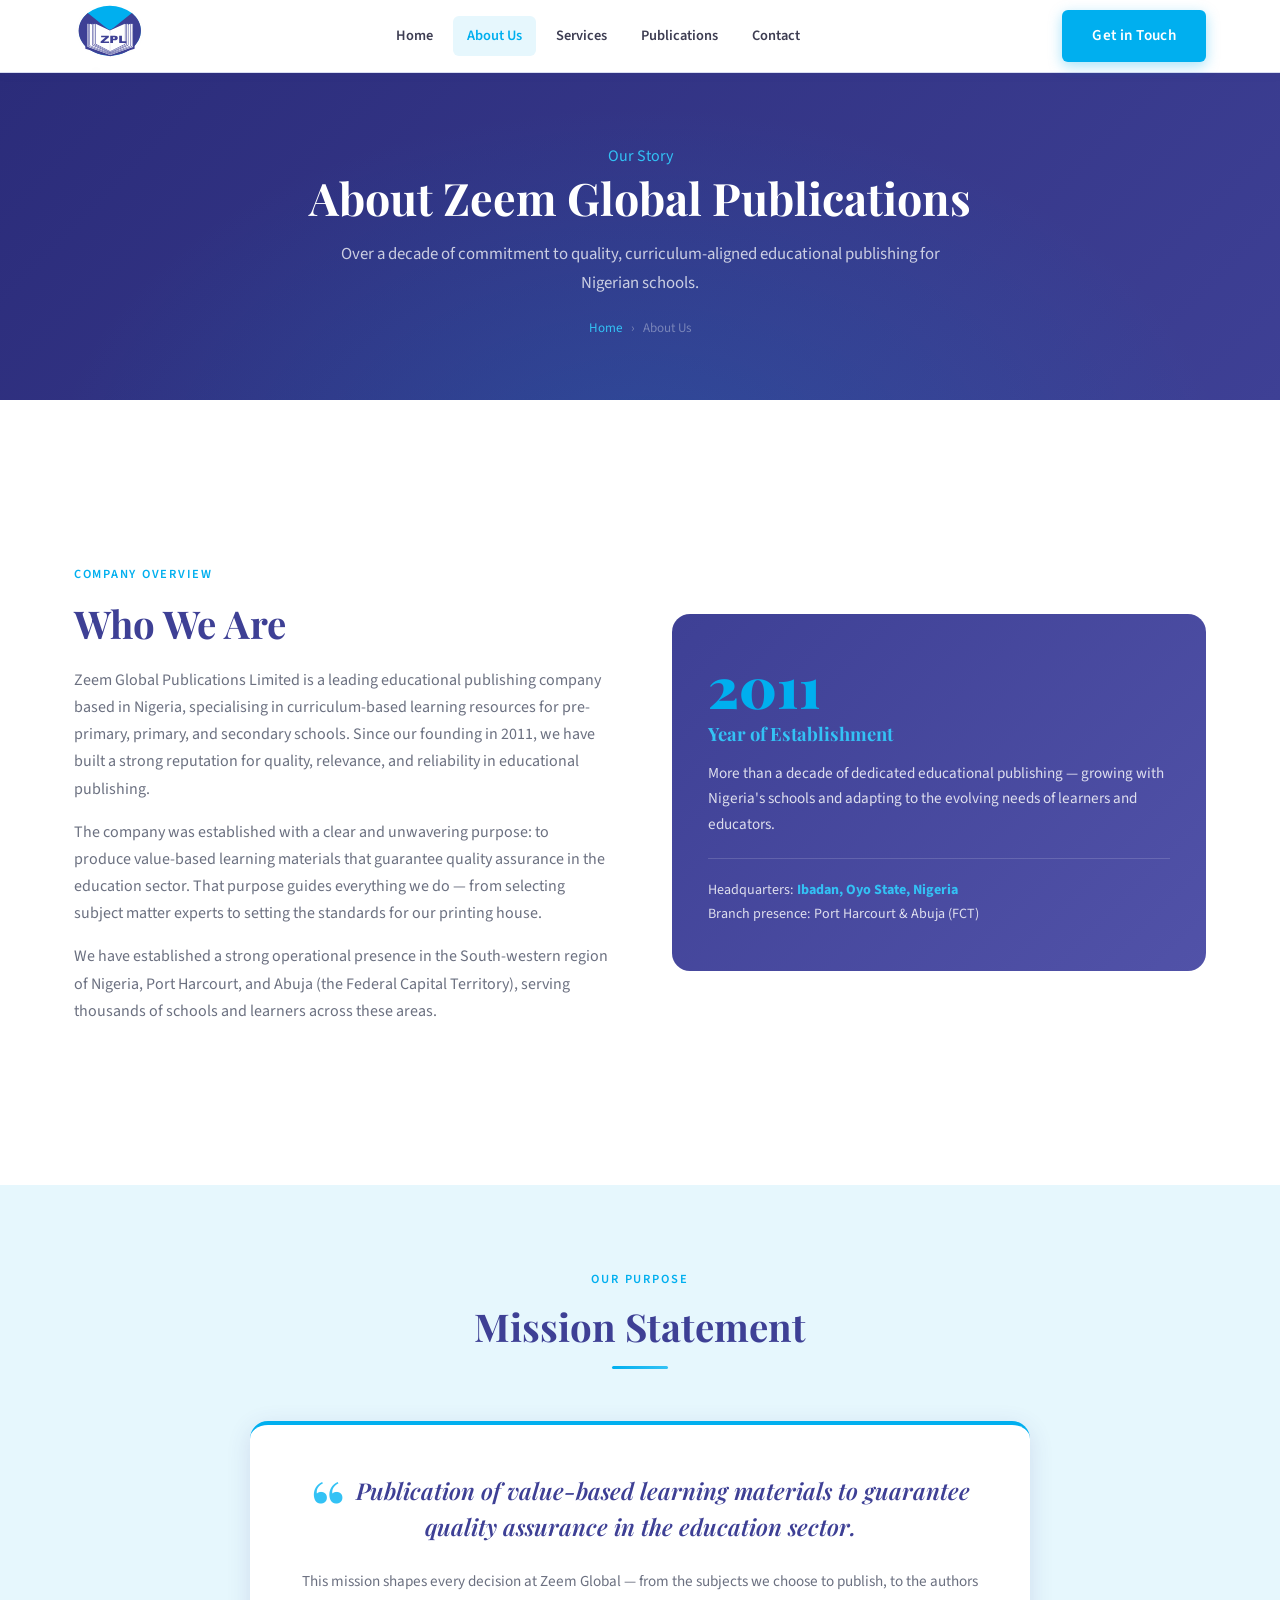
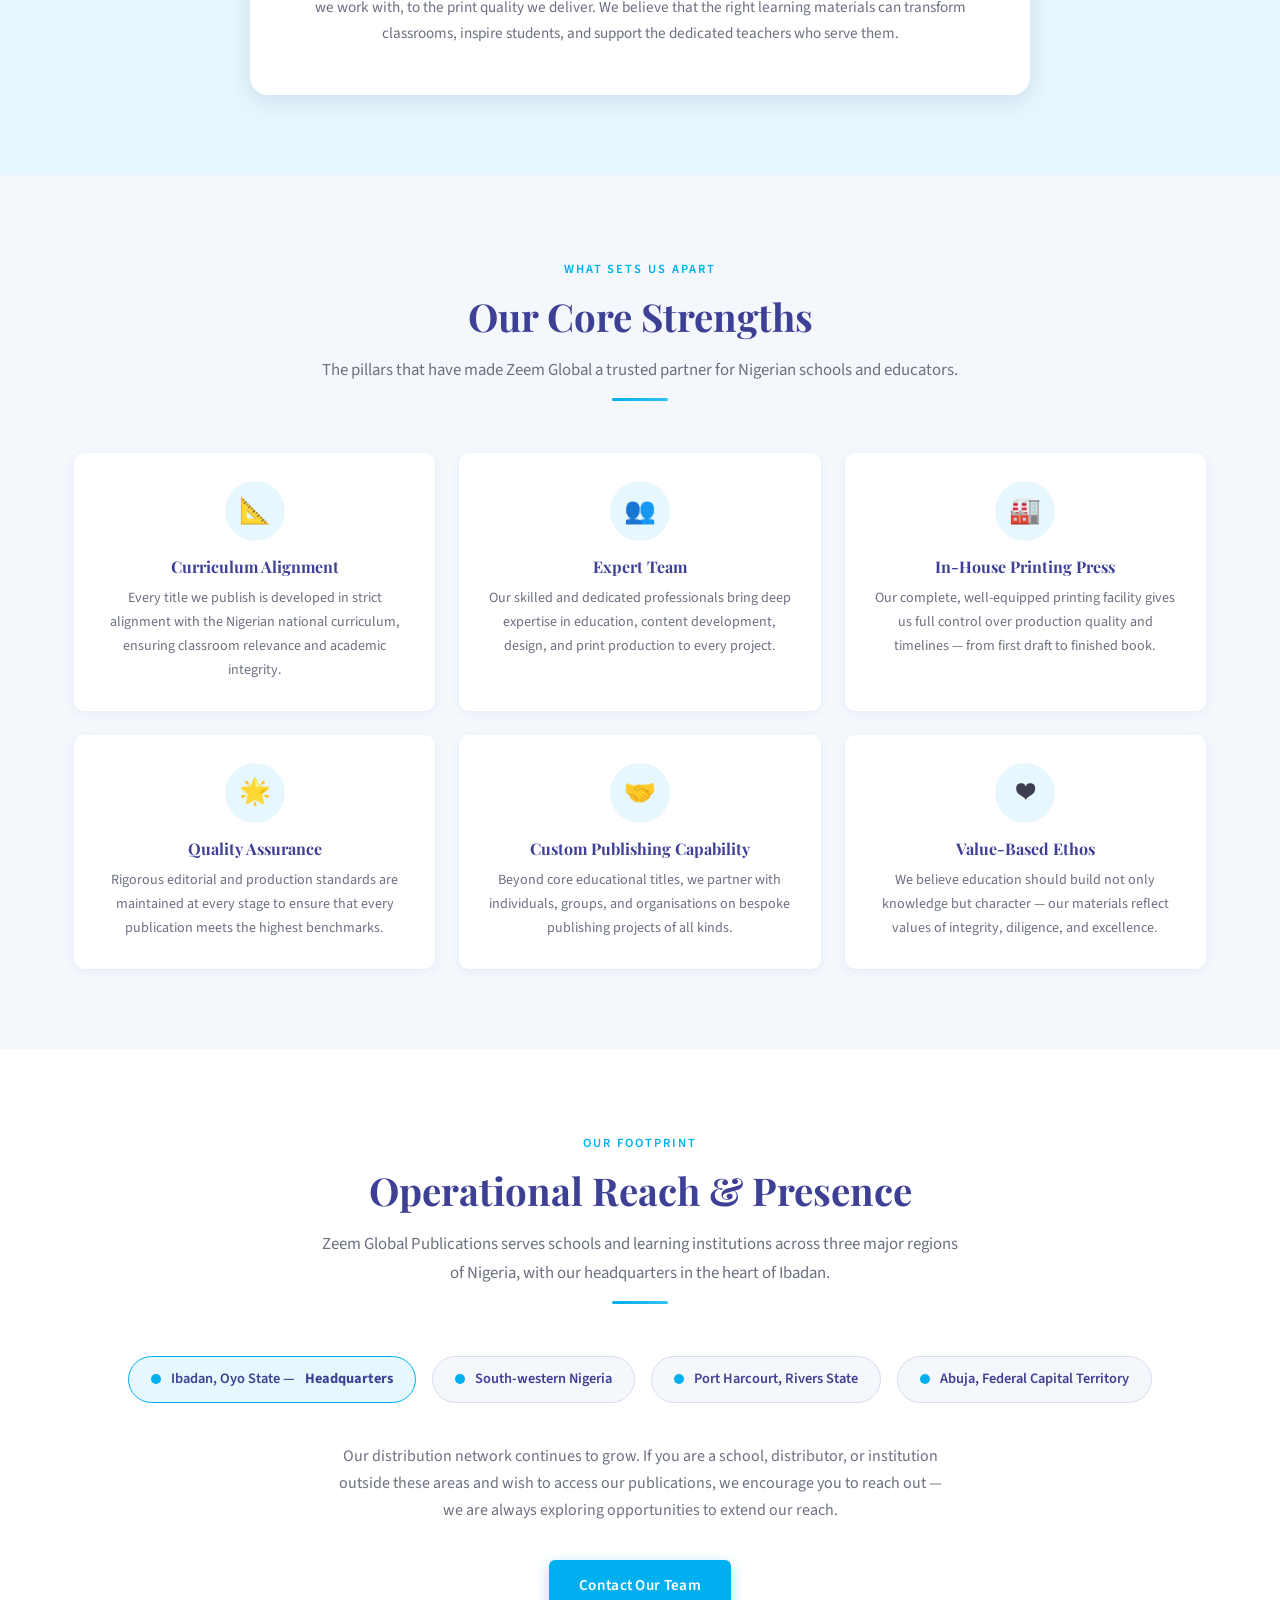
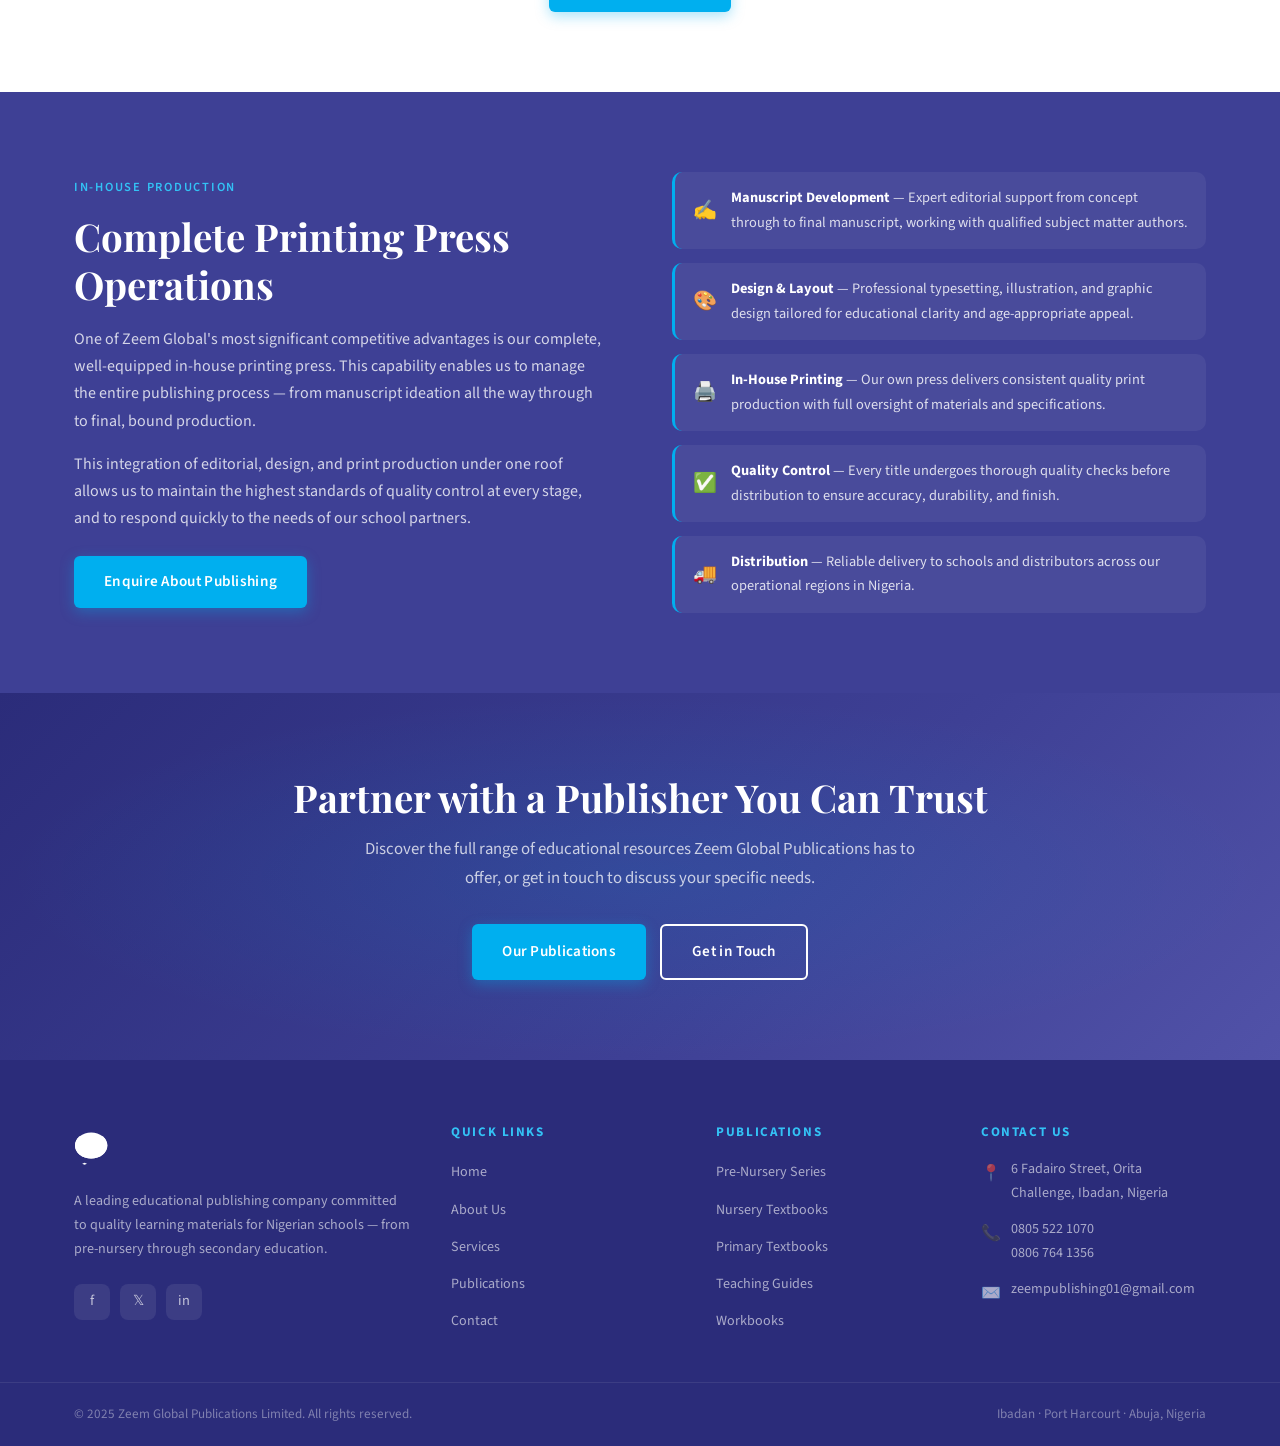
<file: about.html>
<!DOCTYPE html>
<html lang="en">
<head>
  <meta charset="UTF-8" />
  <meta name="viewport" content="width=device-width, initial-scale=1.0" />
  <title>About Us — Zeem Global Publications Limited</title>
  <meta name="description" content="Learn about Zeem Global Publications Limited — a leading Nigerian educational publisher founded in 2011, with an in-house printing press and a commitment to value-based learning materials." />
  <link rel="stylesheet" href="./style.css" />
</head>
<body>

  <!-- HEADER -->
  <header id="site-header">
    <div class="container header-inner">
      <a href="index.html" class="site-logo" aria-label="Zeem Global Publications — Home">
        <img src="./logo.svg" alt="Zeem Global Publications Limited" class="site-logo-img">
      </a>
      <nav class="main-nav" aria-label="Main navigation">
        <a href="index.html">Home</a>
        <a href="about.html" class="active">About Us</a>
        <a href="services.html">Services</a>
        <a href="publications.html">Publications</a>
        <a href="contact.html">Contact</a>
      </nav>
      <a href="contact.html" class="btn btn-primary header-cta">Get in Touch</a>
      <button class="nav-toggle" aria-label="Toggle navigation" aria-expanded="false">
        <span></span><span></span><span></span>
      </button>
    </div>
    <nav class="mobile-nav" aria-label="Mobile navigation" aria-hidden="true">
      <a href="index.html">Home</a>
      <a href="about.html">About Us</a>
      <a href="services.html">Services</a>
      <a href="publications.html">Publications</a>
      <a href="contact.html">Contact</a>
      <a href="contact.html" class="btn btn-primary">Get in Touch</a>
    </nav>
  </header>

  <main>

    <!-- PAGE HERO -->
    <section class="page-hero" aria-labelledby="about-hero-heading">
      <div class="container">
        <span class="eyebrow">Our Story</span>
        <h1 id="about-hero-heading">About Zeem Global Publications</h1>
        <p>Over a decade of commitment to quality, curriculum-aligned educational publishing for Nigerian schools.</p>
        <nav class="breadcrumb" aria-label="Breadcrumb">
          <a href="index.html">Home</a>
          <span aria-hidden="true">›</span>
          <span aria-current="page">About Us</span>
        </nav>
      </div>
    </section>

    <!-- COMPANY OVERVIEW -->
    <section class="section-pad" aria-labelledby="overview-heading">
      <div class="container">
        <div class="about-overview">

          <div class="about-overview-text">
            <span class="eyebrow">Company Overview</span>
            <h2 id="overview-heading">Who We Are</h2>
            <p>
              Zeem Global Publications Limited is a leading educational publishing company
              based in Nigeria, specialising in curriculum-based learning resources for
              pre-primary, primary, and secondary schools. Since our founding in 2011,
              we have built a strong reputation for quality, relevance, and reliability in
              educational publishing.
            </p>
            <p>
              The company was established with a clear and unwavering purpose: to produce
              value-based learning materials that guarantee quality assurance in the
              education sector. That purpose guides everything we do — from selecting
              subject matter experts to setting the standards for our printing house.
            </p>
            <p>
              We have established a strong operational presence in the South-western region
              of Nigeria, Port Harcourt, and Abuja (the Federal Capital Territory),
              serving thousands of schools and learners across these areas.
            </p>
          </div>

          <div class="about-visual">
            <!-- LOGO PLACEHOLDER: Replace with an actual logo or company image here. -->
            <div class="about-year">2011</div>
            <h3>Year of Establishment</h3>
            <p>
              More than a decade of dedicated educational publishing — growing with
              Nigeria's schools and adapting to the evolving needs of learners and educators.
            </p>
            <p style="margin-top:20px;padding-top:20px;border-top:1px solid rgba(255,255,255,0.15);font-size:0.88rem;">
              Headquarters: <strong style="color:var(--gold-light);">Ibadan, Oyo State, Nigeria</strong><br>
              Branch presence: Port Harcourt &amp; Abuja (FCT)
            </p>
          </div>

        </div>
      </div>
    </section>

    <!-- MISSION STATEMENT -->
    <section class="mission-section" aria-labelledby="mission-heading">
      <div class="container">
        <div class="section-header">
          <span class="eyebrow">Our Purpose</span>
          <h2 id="mission-heading">Mission Statement</h2>
          <span class="divider-gold"></span>
        </div>
        <div class="mission-box">
          <p class="big-quote">
            Publication of value-based learning materials to guarantee quality assurance in the education sector.
          </p>
          <p style="margin-top:24px;color:var(--text-muted);font-size:0.95rem;">
            This mission shapes every decision at Zeem Global — from the subjects we choose
            to publish, to the authors we work with, to the print quality we deliver.
            We believe that the right learning materials can transform classrooms,
            inspire students, and support the dedicated teachers who serve them.
          </p>
        </div>
      </div>
    </section>

    <!-- COMPANY STRENGTHS -->
    <section class="section-pad bg-cream" aria-labelledby="strengths-heading">
      <div class="container">
        <div class="section-header">
          <span class="eyebrow">What Sets Us Apart</span>
          <h2 id="strengths-heading">Our Core Strengths</h2>
          <p>The pillars that have made Zeem Global a trusted partner for Nigerian schools and educators.</p>
          <span class="divider-gold"></span>
        </div>

        <div class="strengths-grid">
          <div class="strength-card">
            <div class="strength-icon">📐</div>
            <h3>Curriculum Alignment</h3>
            <p>Every title we publish is developed in strict alignment with the Nigerian national curriculum, ensuring classroom relevance and academic integrity.</p>
          </div>
          <div class="strength-card">
            <div class="strength-icon">👥</div>
            <h3>Expert Team</h3>
            <p>Our skilled and dedicated professionals bring deep expertise in education, content development, design, and print production to every project.</p>
          </div>
          <div class="strength-card">
            <div class="strength-icon">🏭</div>
            <h3>In-House Printing Press</h3>
            <p>Our complete, well-equipped printing facility gives us full control over production quality and timelines — from first draft to finished book.</p>
          </div>
          <div class="strength-card">
            <div class="strength-icon">🌟</div>
            <h3>Quality Assurance</h3>
            <p>Rigorous editorial and production standards are maintained at every stage to ensure that every publication meets the highest benchmarks.</p>
          </div>
          <div class="strength-card">
            <div class="strength-icon">🤝</div>
            <h3>Custom Publishing Capability</h3>
            <p>Beyond core educational titles, we partner with individuals, groups, and organisations on bespoke publishing projects of all kinds.</p>
          </div>
          <div class="strength-card">
            <div class="strength-icon">❤️</div>
            <h3>Value-Based Ethos</h3>
            <p>We believe education should build not only knowledge but character — our materials reflect values of integrity, diligence, and excellence.</p>
          </div>
        </div>
      </div>
    </section>

    <!-- OPERATIONAL REACH -->
    <section class="reach-section section-pad" aria-labelledby="reach-heading">
      <div class="container text-center">
        <div class="section-header">
          <span class="eyebrow">Our Footprint</span>
          <h2 id="reach-heading">Operational Reach &amp; Presence</h2>
          <p>
            Zeem Global Publications serves schools and learning institutions across three
            major regions of Nigeria, with our headquarters in the heart of Ibadan.
          </p>
          <span class="divider-gold"></span>
        </div>
        <div class="reach-locations">
          <div class="reach-tag hq">
            <span class="dot"></span>
            Ibadan, Oyo State — <strong>Headquarters</strong>
          </div>
          <div class="reach-tag">
            <span class="dot"></span>
            South-western Nigeria
          </div>
          <div class="reach-tag">
            <span class="dot"></span>
            Port Harcourt, Rivers State
          </div>
          <div class="reach-tag">
            <span class="dot"></span>
            Abuja, Federal Capital Territory
          </div>
        </div>
        <p style="margin-top:40px;max-width:620px;margin-left:auto;margin-right:auto;color:var(--text-muted);">
          Our distribution network continues to grow. If you are a school, distributor,
          or institution outside these areas and wish to access our publications, we encourage
          you to reach out — we are always exploring opportunities to extend our reach.
        </p>
        <a href="contact.html" class="btn btn-primary" style="margin-top:20px;">Contact Our Team</a>
      </div>
    </section>

    <!-- PRINTING PRESS SECTION -->
    <section class="press-section" aria-labelledby="press-heading">
      <div class="container">
        <div class="press-inner">

          <div class="press-text">
            <span class="eyebrow">In-House Production</span>
            <h2 id="press-heading">Complete Printing Press Operations</h2>
            <p>
              One of Zeem Global's most significant competitive advantages is our
              complete, well-equipped in-house printing press. This capability enables
              us to manage the entire publishing process — from manuscript ideation
              all the way through to final, bound production.
            </p>
            <p>
              This integration of editorial, design, and print production under one roof
              allows us to maintain the highest standards of quality control at every
              stage, and to respond quickly to the needs of our school partners.
            </p>
            <a href="contact.html" class="btn btn-primary" style="margin-top:8px;">Enquire About Publishing</a>
          </div>

          <div class="press-features">
            <div class="press-feat">
              <span>✍️</span>
              <p><strong style="color:var(--white);">Manuscript Development</strong> — Expert editorial support from concept through to final manuscript, working with qualified subject matter authors.</p>
            </div>
            <div class="press-feat">
              <span>🎨</span>
              <p><strong style="color:var(--white);">Design &amp; Layout</strong> — Professional typesetting, illustration, and graphic design tailored for educational clarity and age-appropriate appeal.</p>
            </div>
            <div class="press-feat">
              <span>🖨️</span>
              <p><strong style="color:var(--white);">In-House Printing</strong> — Our own press delivers consistent quality print production with full oversight of materials and specifications.</p>
            </div>
            <div class="press-feat">
              <span>✅</span>
              <p><strong style="color:var(--white);">Quality Control</strong> — Every title undergoes thorough quality checks before distribution to ensure accuracy, durability, and finish.</p>
            </div>
            <div class="press-feat">
              <span>🚚</span>
              <p><strong style="color:var(--white);">Distribution</strong> — Reliable delivery to schools and distributors across our operational regions in Nigeria.</p>
            </div>
          </div>

        </div>
      </div>
    </section>

    <!-- CTA -->
    <section class="cta-section" aria-labelledby="about-cta-heading">
      <div class="container">
        <h2 id="about-cta-heading">Partner with a Publisher You Can Trust</h2>
        <p>
          Discover the full range of educational resources Zeem Global Publications has to offer, or get in touch to discuss your specific needs.
        </p>
        <div class="cta-actions">
          <a href="publications.html" class="btn btn-primary">Our Publications</a>
          <a href="contact.html" class="btn btn-outline">Get in Touch</a>
        </div>
      </div>
    </section>

  </main>

  <!-- FOOTER -->
  <footer id="site-footer">
    <div class="container">
      <div class="footer-grid">
        <div class="footer-brand">
          <a href="index.html" class="site-logo">
            <img src="./logo.svg" alt="Zeem Global Publications Limited" class="footer-logo-img">
          </a>
          <p>A leading educational publishing company committed to quality learning materials for Nigerian schools — from pre-nursery through secondary education.</p>
          <div class="footer-social">
            <a href="#" class="social-link" aria-label="Facebook">f</a>
            <a href="#" class="social-link" aria-label="Twitter/X">𝕏</a>
            <a href="#" class="social-link" aria-label="Instagram">in</a>
          </div>
        </div>
        <div class="footer-col">
          <h4>Quick Links</h4>
          <ul>
            <li><a href="index.html">Home</a></li>
            <li><a href="about.html">About Us</a></li>
            <li><a href="services.html">Services</a></li>
            <li><a href="publications.html">Publications</a></li>
            <li><a href="contact.html">Contact</a></li>
          </ul>
        </div>
        <div class="footer-col">
          <h4>Publications</h4>
          <ul>
            <li><a href="publications.html">Pre-Nursery Series</a></li>
            <li><a href="publications.html">Nursery Textbooks</a></li>
            <li><a href="publications.html">Primary Textbooks</a></li>
            <li><a href="publications.html">Teaching Guides</a></li>
            <li><a href="publications.html">Workbooks</a></li>
          </ul>
        </div>
        <div class="footer-col">
          <h4>Contact Us</h4>
          <div class="footer-contact-item">
            <span class="icon">📍</span>
            <span>6 Fadairo Street, Orita Challenge, Ibadan, Nigeria</span>
          </div>
          <div class="footer-contact-item">
            <span class="icon">📞</span>
            <div>
              <a href="tel:+2348055221070">0805 522 1070</a><br>
              <a href="tel:+2348067641356">0806 764 1356</a>
            </div>
          </div>
          <div class="footer-contact-item">
            <span class="icon">✉️</span>
            <a href="mailto:zeempublishing01@gmail.com">zeempublishing01@gmail.com</a>
          </div>
        </div>
      </div>
    </div>
    <div class="footer-bottom">
      <div class="container footer-bottom-inner">
        <p>&copy; 2025 Zeem Global Publications Limited. All rights reserved.</p>
        <p>Ibadan · Port Harcourt · Abuja, Nigeria</p>
      </div>
    </div>
  </footer>

  <script src="./script.js"></script>
</body>
</html>
</file>
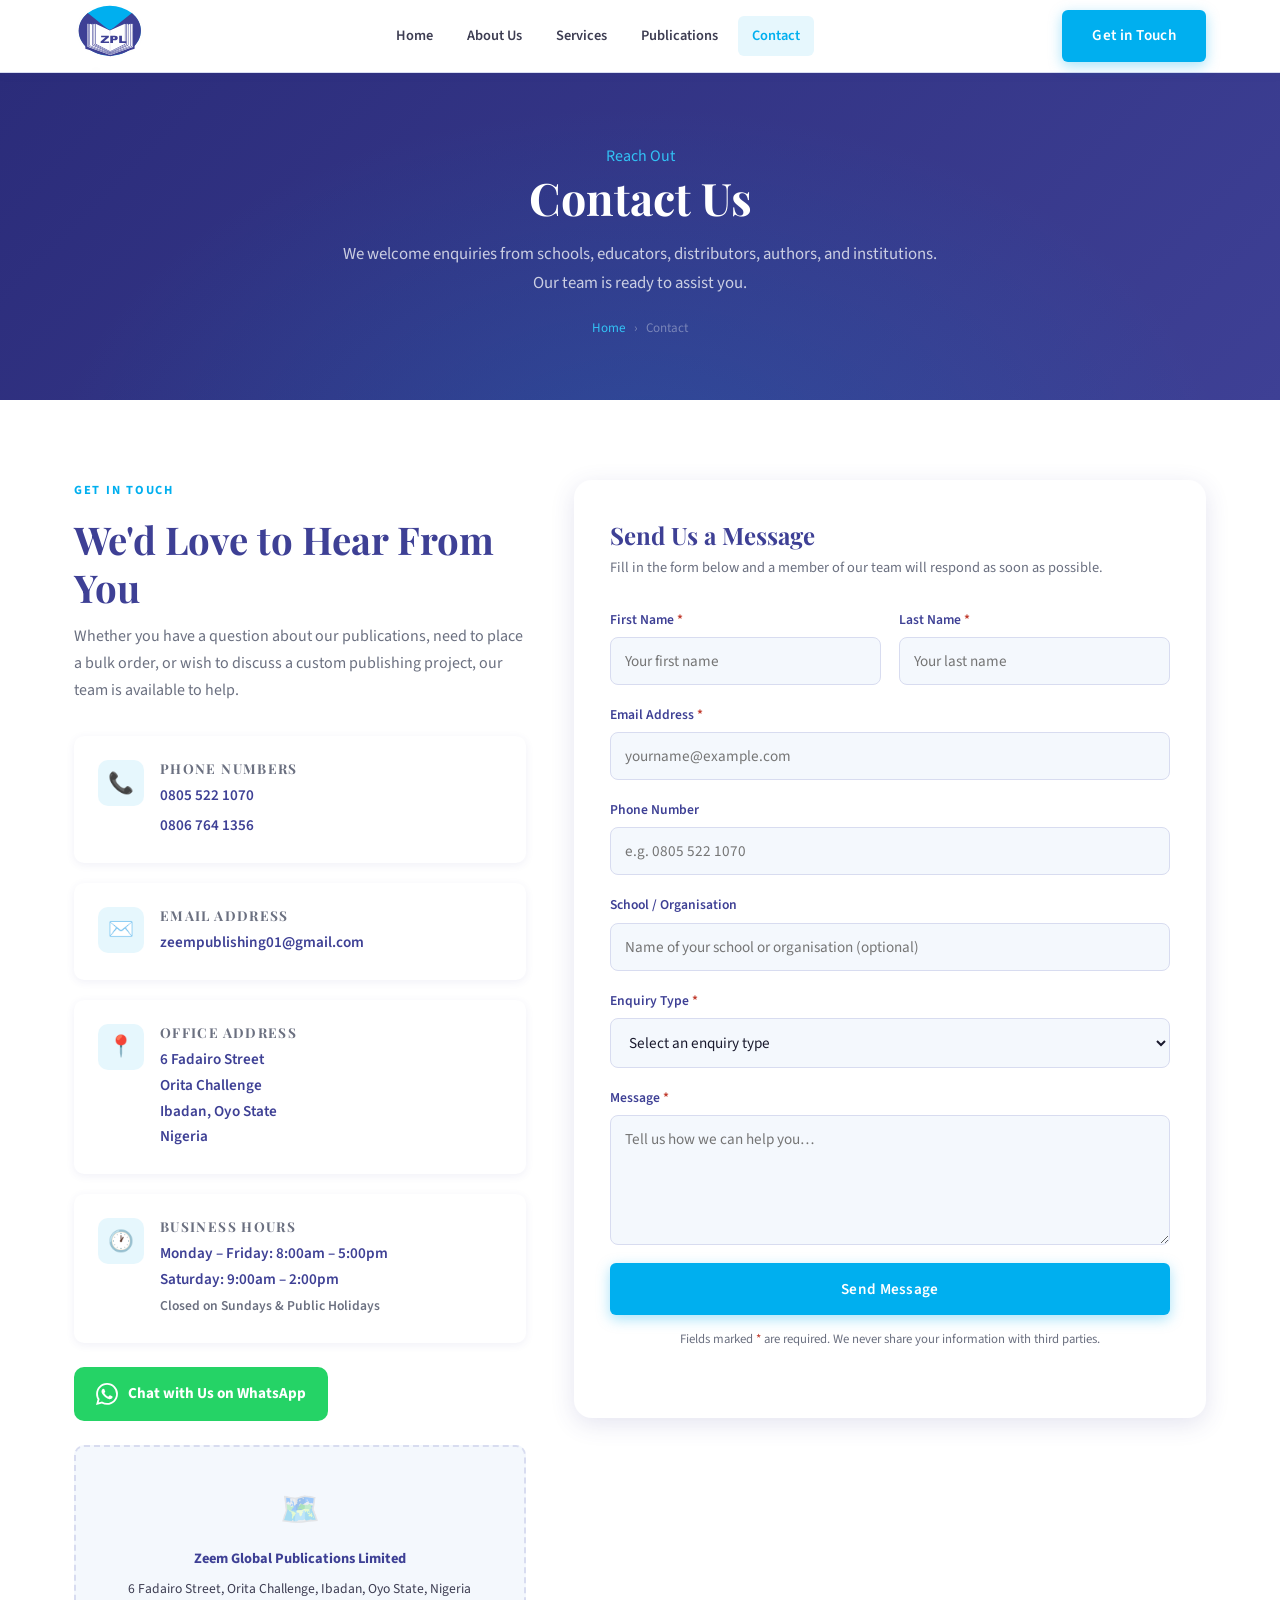
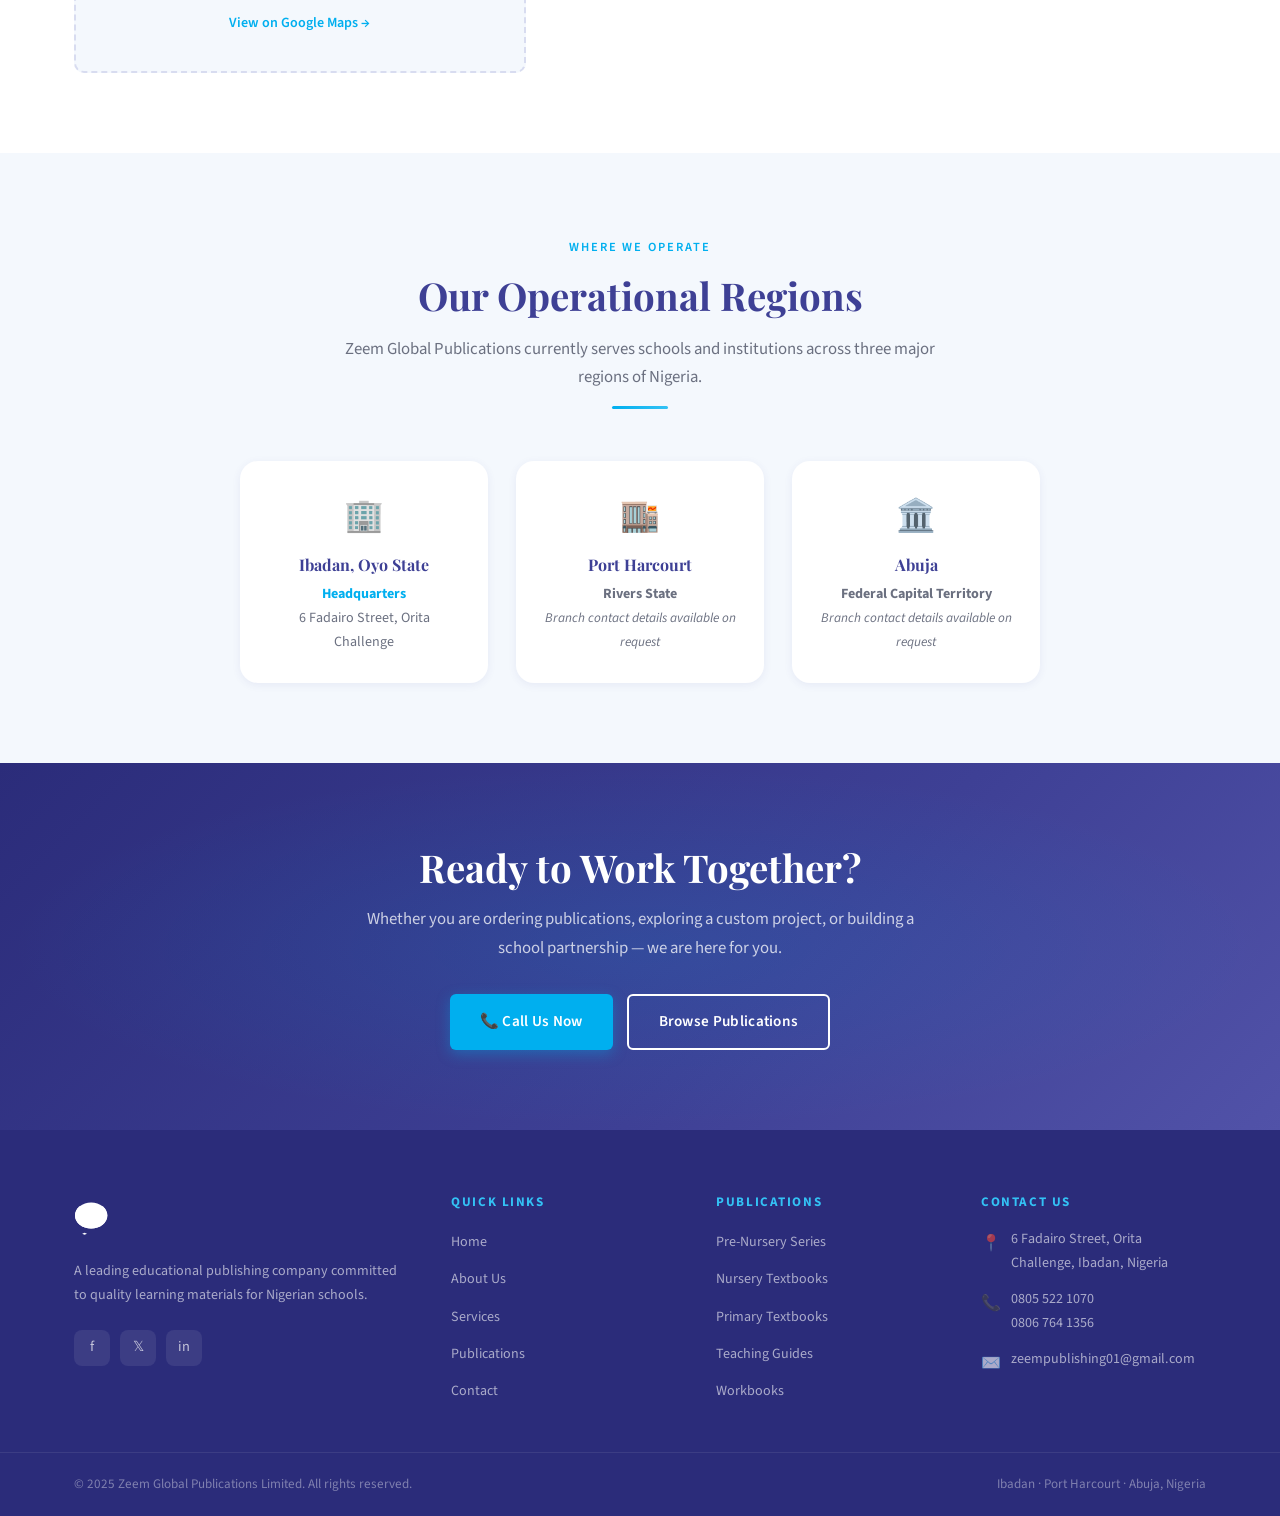
<file: contact.html>
<!DOCTYPE html>
<html lang="en">
<head>
  <meta charset="UTF-8" />
  <meta name="viewport" content="width=device-width, initial-scale=1.0" />
  <title>Contact Us — Zeem Global Publications Limited</title>
  <meta name="description" content="Get in touch with Zeem Global Publications Limited. Call, email, or visit our office in Ibadan. We welcome enquiries from schools, educators, distributors, and publishers." />
  <link rel="stylesheet" href="./style.css" />
</head>
<body>

  <!-- HEADER -->
  <header id="site-header">
    <div class="container header-inner">
      <a href="index.html" class="site-logo" aria-label="Zeem Global Publications — Home">
        <img src="./logo.svg" alt="Zeem Global Publications Limited" class="site-logo-img">
      </a>
      <nav class="main-nav" aria-label="Main navigation">
        <a href="index.html">Home</a>
        <a href="about.html">About Us</a>
        <a href="services.html">Services</a>
        <a href="publications.html">Publications</a>
        <a href="contact.html" class="active">Contact</a>
      </nav>
      <a href="contact.html" class="btn btn-primary header-cta">Get in Touch</a>
      <button class="nav-toggle" aria-label="Toggle navigation" aria-expanded="false">
        <span></span><span></span><span></span>
      </button>
    </div>
    <nav class="mobile-nav" aria-label="Mobile navigation" aria-hidden="true">
      <a href="index.html">Home</a>
      <a href="about.html">About Us</a>
      <a href="services.html">Services</a>
      <a href="publications.html">Publications</a>
      <a href="contact.html">Contact</a>
      <a href="contact.html" class="btn btn-primary">Get in Touch</a>
    </nav>
  </header>

  <main>

    <!-- PAGE HERO -->
    <section class="page-hero" aria-labelledby="contact-hero-heading">
      <div class="container">
        <span class="eyebrow">Reach Out</span>
        <h1 id="contact-hero-heading">Contact Us</h1>
        <p>We welcome enquiries from schools, educators, distributors, authors, and institutions. Our team is ready to assist you.</p>
        <nav class="breadcrumb" aria-label="Breadcrumb">
          <a href="index.html">Home</a>
          <span aria-hidden="true">›</span>
          <span aria-current="page">Contact</span>
        </nav>
      </div>
    </section>

    <!-- CONTACT SECTION -->
    <section class="contact-section" aria-labelledby="contact-info-heading">
      <div class="container">
        <div class="contact-grid">

          <!-- Contact Info Column -->
          <div>
            <span style="display:block;font-size:0.78rem;font-weight:700;text-transform:uppercase;letter-spacing:0.14em;color:var(--gold);margin-bottom:14px;">Get In Touch</span>
            <h2 id="contact-info-heading" style="margin-bottom:12px;">We'd Love to Hear From You</h2>
            <p style="color:var(--text-muted);margin-bottom:32px;">
              Whether you have a question about our publications, need to place a bulk order, or wish to discuss a custom publishing project, our team is available to help.
            </p>

            <div class="contact-info-box">

              <!-- Phone -->
              <div class="contact-card">
                <div class="cc-icon">📞</div>
                <div class="cc-body">
                  <h4>Phone Numbers</h4>
                  <a href="tel:+2348055221070">0805 522 1070</a>
                  <a href="tel:+2348067641356" style="margin-top:4px;">0806 764 1356</a>
                </div>
              </div>

              <!-- Email -->
              <div class="contact-card">
                <div class="cc-icon">✉️</div>
                <div class="cc-body">
                  <h4>Email Address</h4>
                  <a href="mailto:zeempublishing01@gmail.com">zeempublishing01@gmail.com</a>
                </div>
              </div>

              <!-- Office Address -->
              <div class="contact-card">
                <div class="cc-icon">📍</div>
                <div class="cc-body">
                  <h4>Office Address</h4>
                  <p>6 Fadairo Street<br>Orita Challenge<br>Ibadan, Oyo State<br>Nigeria</p>
                </div>
              </div>

              <!-- Business Hours -->
              <div class="contact-card">
                <div class="cc-icon">🕐</div>
                <div class="cc-body">
                  <h4>Business Hours</h4>
                  <!-- PLACEHOLDER: Update with actual business hours -->
                  <p>Monday – Friday: 8:00am – 5:00pm<br>Saturday: 9:00am – 2:00pm<br><span style="color:var(--text-muted);font-size:0.85rem;">Closed on Sundays &amp; Public Holidays</span></p>
                </div>
              </div>

            </div>

            <!-- WhatsApp Button -->
            <a href="https://wa.me/2348055221070?text=Hello%20Zeem%20Global%20Publications%2C%20I%20would%20like%20to%20enquire%20about%20your%20publications."
               class="whatsapp-btn"
               style="margin-top:24px;display:inline-flex;"
               target="_blank"
               rel="noopener"
               aria-label="Chat with Zeem Global Publications on WhatsApp">
              <svg xmlns="http://www.w3.org/2000/svg" viewBox="0 0 24 24" aria-hidden="true">
                <path d="M17.472 14.382c-.297-.149-1.758-.867-2.03-.967-.273-.099-.471-.148-.67.15-.197.297-.767.966-.94 1.164-.173.199-.347.223-.644.075-.297-.15-1.255-.463-2.39-1.475-.883-.788-1.48-1.761-1.653-2.059-.173-.297-.018-.458.13-.606.134-.133.298-.347.446-.52.149-.174.198-.298.298-.497.099-.198.05-.371-.025-.52-.075-.149-.669-1.612-.916-2.207-.242-.579-.487-.5-.669-.51-.173-.008-.371-.01-.57-.01-.198 0-.52.074-.792.372-.272.297-1.04 1.016-1.04 2.479 0 1.462 1.065 2.875 1.213 3.074.149.198 2.096 3.2 5.077 4.487.709.306 1.262.489 1.694.625.712.227 1.36.195 1.871.118.571-.085 1.758-.719 2.006-1.413.248-.694.248-1.289.173-1.413-.074-.124-.272-.198-.57-.347m-5.421 7.403h-.004a9.87 9.87 0 01-5.031-1.378l-.361-.214-3.741.982.998-3.648-.235-.374a9.86 9.86 0 01-1.51-5.26c.001-5.45 4.436-9.884 9.888-9.884 2.64 0 5.122 1.03 6.988 2.898a9.825 9.825 0 012.893 6.994c-.003 5.45-4.437 9.884-9.885 9.884m8.413-18.297A11.815 11.815 0 0012.05 0C5.495 0 .16 5.335.157 11.892c0 2.096.547 4.142 1.588 5.945L.057 24l6.305-1.654a11.882 11.882 0 005.683 1.448h.005c6.554 0 11.89-5.335 11.893-11.893a11.821 11.821 0 00-3.48-8.413z"/>
              </svg>
              Chat with Us on WhatsApp
            </a>

            <!-- Map Placeholder -->
            <div class="map-placeholder" style="margin-top:24px;">
              <!--
                MAP PLACEHOLDER:
                To embed a real Google Map, replace this div with an <iframe> tag.
                Example:
                <iframe
                  src="https://www.google.com/maps/embed?pb=YOUR_MAP_EMBED_URL"
                  width="100%"
                  height="260"
                  style="border:0;border-radius:8px;"
                  allowfullscreen=""
                  loading="lazy"
                  referrerpolicy="no-referrer-when-downgrade"
                  title="Zeem Global Publications Location Map">
                </iframe>
              -->
              <div style="font-size:2rem;margin-bottom:10px;opacity:0.4;">🗺️</div>
              <strong>Zeem Global Publications Limited</strong>
              <p>6 Fadairo Street, Orita Challenge, Ibadan, Oyo State, Nigeria</p>
              <p style="margin-top:10px;">
                <a href="https://maps.google.com/?q=Orita+Challenge+Ibadan" target="_blank" rel="noopener"
                   style="color:var(--gold);font-weight:600;font-size:0.88rem;">
                  View on Google Maps →
                </a>
              </p>
            </div>

          </div>

          <!-- Contact Form Column -->
          <div class="contact-form-box">
            <h3>Send Us a Message</h3>
            <p>Fill in the form below and a member of our team will respond as soon as possible.</p>

            <form id="contact-form" novalidate aria-label="Contact form">

              <div class="form-row">
                <div class="form-group">
                  <label for="first-name">First Name <span style="color:#c0392b;">*</span></label>
                  <input type="text" id="first-name" name="first_name" placeholder="Your first name" required autocomplete="given-name" />
                </div>
                <div class="form-group">
                  <label for="last-name">Last Name <span style="color:#c0392b;">*</span></label>
                  <input type="text" id="last-name" name="last_name" placeholder="Your last name" required autocomplete="family-name" />
                </div>
              </div>

              <div class="form-group">
                <label for="email">Email Address <span style="color:#c0392b;">*</span></label>
                <input type="email" id="email" name="email" placeholder="yourname@example.com" required autocomplete="email" />
              </div>

              <div class="form-group">
                <label for="phone">Phone Number</label>
                <input type="tel" id="phone" name="phone" placeholder="e.g. 0805 522 1070" autocomplete="tel" />
              </div>

              <div class="form-group">
                <label for="organisation">School / Organisation</label>
                <input type="text" id="organisation" name="organisation" placeholder="Name of your school or organisation (optional)" />
              </div>

              <div class="form-group">
                <label for="enquiry-type">Enquiry Type <span style="color:#c0392b;">*</span></label>
                <select id="enquiry-type" name="enquiry_type" required>
                  <option value="" disabled selected>Select an enquiry type</option>
                  <option value="publications">Publications / Ordering</option>
                  <option value="custom">Custom Publishing Project</option>
                  <option value="bulk">Bulk Orders / Distribution</option>
                  <option value="teaching">Teaching Guides &amp; Resources</option>
                  <option value="partnership">Partnership / Schools</option>
                  <option value="general">General Enquiry</option>
                </select>
              </div>

              <div class="form-group">
                <label for="message">Message <span style="color:#c0392b;">*</span></label>
                <textarea id="message" name="message" placeholder="Tell us how we can help you…" required></textarea>
              </div>

              <button type="submit" class="btn btn-primary" style="width:100%;justify-content:center;padding:15px;">
                Send Message
              </button>

              <div id="form-success" class="form-success" role="alert">
                ✅ Thank you for your message! We will get back to you shortly.
              </div>

              <p style="margin-top:14px;font-size:0.8rem;color:var(--text-muted);text-align:center;">
                Fields marked <span style="color:#c0392b;">*</span> are required. We never share your information with third parties.
              </p>

            </form>
          </div>

        </div>
      </div>
    </section>

    <!-- REGIONS SECTION -->
    <section class="section-pad bg-cream" aria-labelledby="regions-heading">
      <div class="container text-center">
        <div class="section-header">
          <span class="eyebrow">Where We Operate</span>
          <h2 id="regions-heading">Our Operational Regions</h2>
          <p>Zeem Global Publications currently serves schools and institutions across three major regions of Nigeria.</p>
          <span class="divider-gold"></span>
        </div>
        <div class="grid-3" style="max-width:800px;margin:0 auto;">
          <div class="card">
            <div class="card-body" style="text-align:center;">
              <div style="font-size:2rem;margin-bottom:12px;">🏢</div>
              <h3 style="font-size:1rem;margin-bottom:8px;">Ibadan, Oyo State</h3>
              <p style="font-size:0.88rem;color:var(--text-muted);margin:0;"><strong style="color:var(--gold);">Headquarters</strong><br>6 Fadairo Street, Orita Challenge</p>
            </div>
          </div>
          <div class="card">
            <div class="card-body" style="text-align:center;">
              <div style="font-size:2rem;margin-bottom:12px;">🏬</div>
              <h3 style="font-size:1rem;margin-bottom:8px;">Port Harcourt</h3>
              <p style="font-size:0.88rem;color:var(--text-muted);margin:0;"><strong>Rivers State</strong><br>
                <!-- PLACEHOLDER: Add Port Harcourt branch address -->
                <em style="font-style:italic;font-size:0.83rem;">Branch contact details available on request</em>
              </p>
            </div>
          </div>
          <div class="card">
            <div class="card-body" style="text-align:center;">
              <div style="font-size:2rem;margin-bottom:12px;">🏛️</div>
              <h3 style="font-size:1rem;margin-bottom:8px;">Abuja</h3>
              <p style="font-size:0.88rem;color:var(--text-muted);margin:0;"><strong>Federal Capital Territory</strong><br>
                <!-- PLACEHOLDER: Add Abuja branch address -->
                <em style="font-style:italic;font-size:0.83rem;">Branch contact details available on request</em>
              </p>
            </div>
          </div>
        </div>
      </div>
    </section>

    <!-- CTA -->
    <section class="cta-section" aria-labelledby="contact-cta-heading">
      <div class="container">
        <h2 id="contact-cta-heading">Ready to Work Together?</h2>
        <p>Whether you are ordering publications, exploring a custom project, or building a school partnership — we are here for you.</p>
        <div class="cta-actions">
          <a href="tel:+2348055221070" class="btn btn-primary">📞 Call Us Now</a>
          <a href="publications.html" class="btn btn-outline">Browse Publications</a>
        </div>
      </div>
    </section>

  </main>

  <!-- FOOTER -->
  <footer id="site-footer">
    <div class="container">
      <div class="footer-grid">
        <div class="footer-brand">
          <a href="index.html" class="site-logo">
            <img src="./logo.svg" alt="Zeem Global Publications Limited" class="footer-logo-img">
          </a>
          <p>A leading educational publishing company committed to quality learning materials for Nigerian schools.</p>
          <div class="footer-social">
            <a href="#" class="social-link" aria-label="Facebook">f</a>
            <a href="#" class="social-link" aria-label="Twitter/X">𝕏</a>
            <a href="#" class="social-link" aria-label="Instagram">in</a>
          </div>
        </div>
        <div class="footer-col">
          <h4>Quick Links</h4>
          <ul>
            <li><a href="index.html">Home</a></li>
            <li><a href="about.html">About Us</a></li>
            <li><a href="services.html">Services</a></li>
            <li><a href="publications.html">Publications</a></li>
            <li><a href="contact.html">Contact</a></li>
          </ul>
        </div>
        <div class="footer-col">
          <h4>Publications</h4>
          <ul>
            <li><a href="publications.html">Pre-Nursery Series</a></li>
            <li><a href="publications.html">Nursery Textbooks</a></li>
            <li><a href="publications.html">Primary Textbooks</a></li>
            <li><a href="publications.html">Teaching Guides</a></li>
            <li><a href="publications.html">Workbooks</a></li>
          </ul>
        </div>
        <div class="footer-col">
          <h4>Contact Us</h4>
          <div class="footer-contact-item">
            <span class="icon">📍</span>
            <span>6 Fadairo Street, Orita Challenge, Ibadan, Nigeria</span>
          </div>
          <div class="footer-contact-item">
            <span class="icon">📞</span>
            <div>
              <a href="tel:+2348055221070">0805 522 1070</a><br>
              <a href="tel:+2348067641356">0806 764 1356</a>
            </div>
          </div>
          <div class="footer-contact-item">
            <span class="icon">✉️</span>
            <a href="mailto:zeempublishing01@gmail.com">zeempublishing01@gmail.com</a>
          </div>
        </div>
      </div>
    </div>
    <div class="footer-bottom">
      <div class="container footer-bottom-inner">
        <p>&copy; 2025 Zeem Global Publications Limited. All rights reserved.</p>
        <p>Ibadan · Port Harcourt · Abuja, Nigeria</p>
      </div>
    </div>
  </footer>

  <script src="./script.js"></script>
</body>
</html>
</file>
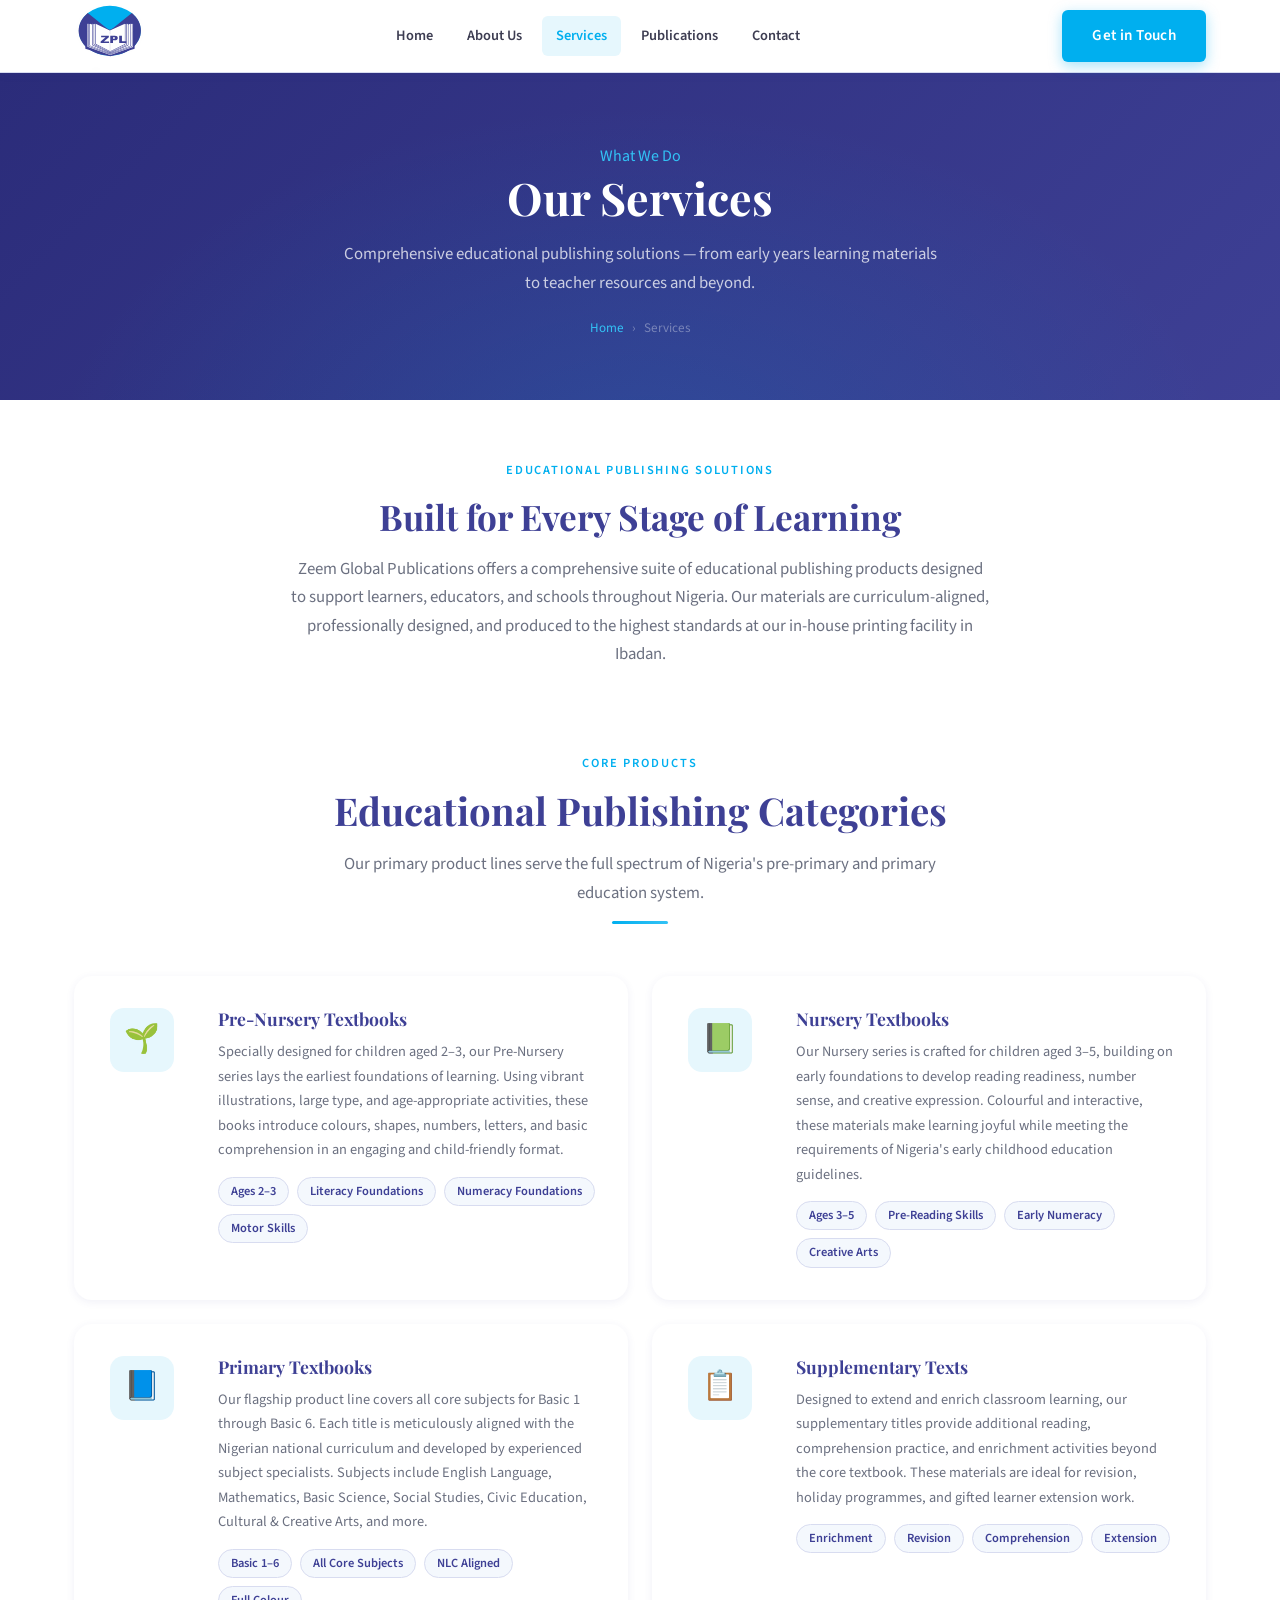
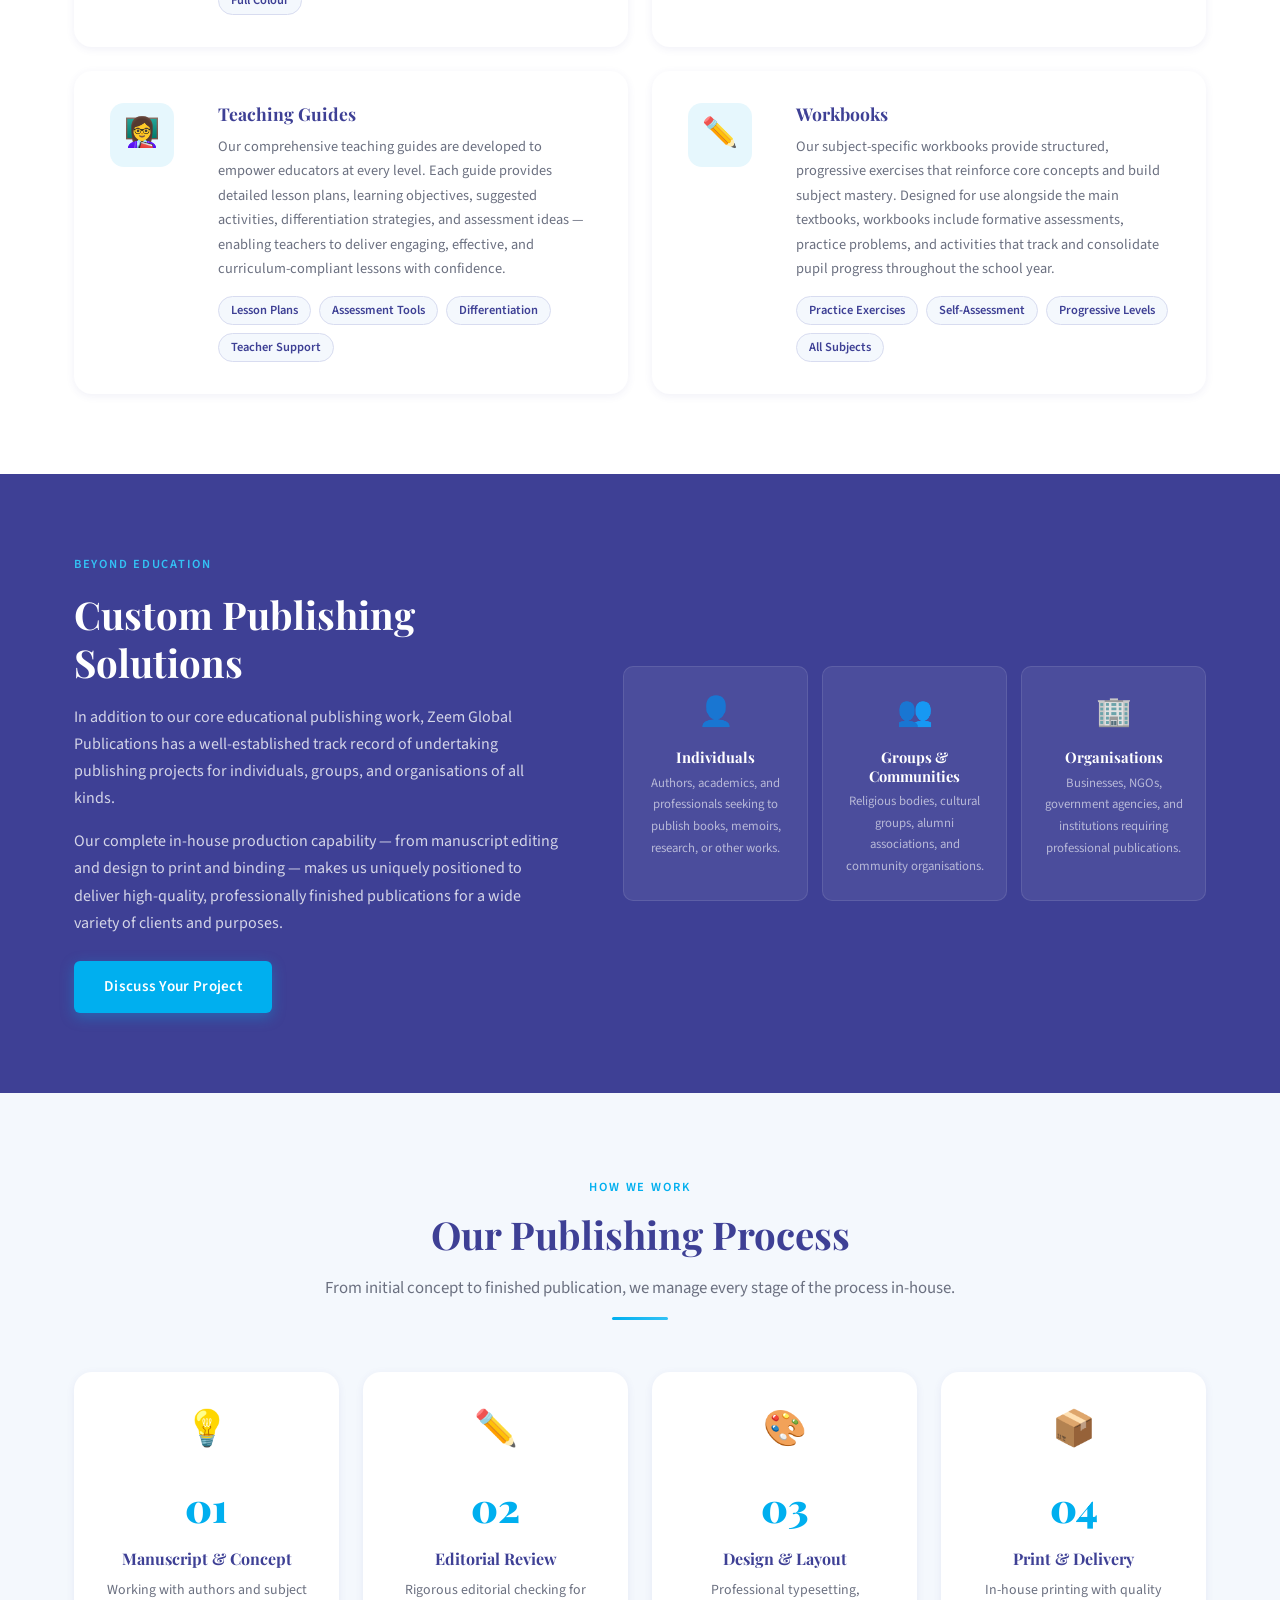
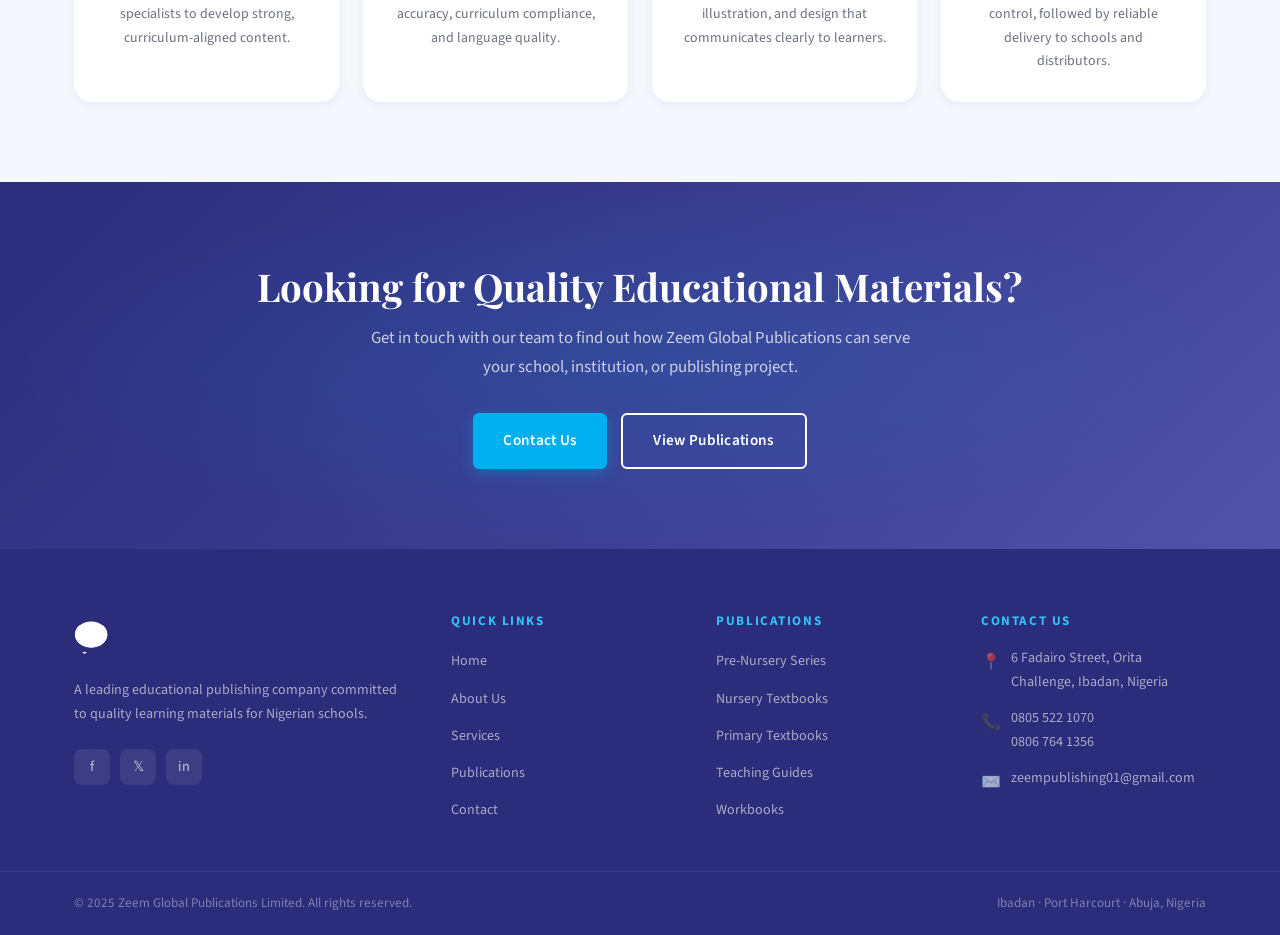
<file: services.html>
<!DOCTYPE html>
<html lang="en">
<head>
  <meta charset="UTF-8" />
  <meta name="viewport" content="width=device-width, initial-scale=1.0" />
  <title>Our Services — Zeem Global Publications Limited</title>
  <meta name="description" content="Explore the full range of educational publishing services offered by Zeem Global Publications — from pre-nursery through primary textbooks, workbooks, teaching guides, and custom publishing." />
  <link rel="stylesheet" href="./style.css" />
</head>
<body>

  <!-- HEADER -->
  <header id="site-header">
    <div class="container header-inner">
      <a href="index.html" class="site-logo" aria-label="Zeem Global Publications — Home">
        <img src="./logo.svg" alt="Zeem Global Publications Limited" class="site-logo-img">
      </a>
      <nav class="main-nav" aria-label="Main navigation">
        <a href="index.html">Home</a>
        <a href="about.html">About Us</a>
        <a href="services.html" class="active">Services</a>
        <a href="publications.html">Publications</a>
        <a href="contact.html">Contact</a>
      </nav>
      <a href="contact.html" class="btn btn-primary header-cta">Get in Touch</a>
      <button class="nav-toggle" aria-label="Toggle navigation" aria-expanded="false">
        <span></span><span></span><span></span>
      </button>
    </div>
    <nav class="mobile-nav" aria-label="Mobile navigation" aria-hidden="true">
      <a href="index.html">Home</a>
      <a href="about.html">About Us</a>
      <a href="services.html">Services</a>
      <a href="publications.html">Publications</a>
      <a href="contact.html">Contact</a>
      <a href="contact.html" class="btn btn-primary">Get in Touch</a>
    </nav>
  </header>

  <main>

    <!-- PAGE HERO -->
    <section class="page-hero" aria-labelledby="services-hero-heading">
      <div class="container">
        <span class="eyebrow">What We Do</span>
        <h1 id="services-hero-heading">Our Services</h1>
        <p>Comprehensive educational publishing solutions — from early years learning materials to teacher resources and beyond.</p>
        <nav class="breadcrumb" aria-label="Breadcrumb">
          <a href="index.html">Home</a>
          <span aria-hidden="true">›</span>
          <span aria-current="page">Services</span>
        </nav>
      </div>
    </section>

    <!-- SERVICES INTRO -->
    <section class="services-intro section-pad">
      <div class="container">
        <span class="eyebrow" style="color:var(--gold);font-size:0.78rem;font-weight:600;letter-spacing:0.14em;text-transform:uppercase;display:block;margin-bottom:14px;">Educational Publishing Solutions</span>
        <h2 style="font-size:clamp(1.5rem,3vw,2.2rem);margin-bottom:16px;">Built for Every Stage of Learning</h2>
        <p>
          Zeem Global Publications offers a comprehensive suite of educational publishing
          products designed to support learners, educators, and schools throughout Nigeria.
          Our materials are curriculum-aligned, professionally designed, and produced to the
          highest standards at our in-house printing facility in Ibadan.
        </p>
      </div>
    </section>

    <!-- CORE PUBLISHING SERVICES -->
    <section class="services-full" aria-labelledby="core-services-heading">
      <div class="container">
        <div class="section-header">
          <span class="eyebrow">Core Products</span>
          <h2 id="core-services-heading">Educational Publishing Categories</h2>
          <p>Our primary product lines serve the full spectrum of Nigeria's pre-primary and primary education system.</p>
          <span class="divider-gold"></span>
        </div>

        <div class="grid-2" style="gap:24px;">

          <!-- Pre-Nursery -->
          <div class="service-full-card">
            <div class="sfc-icon">🌱</div>
            <div class="sfc-body">
              <h3>Pre-Nursery Textbooks</h3>
              <p>
                Specially designed for children aged 2–3, our Pre-Nursery series lays
                the earliest foundations of learning. Using vibrant illustrations,
                large type, and age-appropriate activities, these books introduce colours,
                shapes, numbers, letters, and basic comprehension in an engaging and
                child-friendly format.
              </p>
              <div class="sfc-tags">
                <span class="tag">Ages 2–3</span>
                <span class="tag">Literacy Foundations</span>
                <span class="tag">Numeracy Foundations</span>
                <span class="tag">Motor Skills</span>
              </div>
            </div>
          </div>

          <!-- Nursery -->
          <div class="service-full-card">
            <div class="sfc-icon">📗</div>
            <div class="sfc-body">
              <h3>Nursery Textbooks</h3>
              <p>
                Our Nursery series is crafted for children aged 3–5, building on early
                foundations to develop reading readiness, number sense, and creative
                expression. Colourful and interactive, these materials make learning
                joyful while meeting the requirements of Nigeria's early childhood
                education guidelines.
              </p>
              <div class="sfc-tags">
                <span class="tag">Ages 3–5</span>
                <span class="tag">Pre-Reading Skills</span>
                <span class="tag">Early Numeracy</span>
                <span class="tag">Creative Arts</span>
              </div>
            </div>
          </div>

          <!-- Primary -->
          <div class="service-full-card">
            <div class="sfc-icon">📘</div>
            <div class="sfc-body">
              <h3>Primary Textbooks</h3>
              <p>
                Our flagship product line covers all core subjects for Basic 1 through
                Basic 6. Each title is meticulously aligned with the Nigerian national
                curriculum and developed by experienced subject specialists. Subjects
                include English Language, Mathematics, Basic Science, Social Studies,
                Civic Education, Cultural &amp; Creative Arts, and more.
              </p>
              <div class="sfc-tags">
                <span class="tag">Basic 1–6</span>
                <span class="tag">All Core Subjects</span>
                <span class="tag">NLC Aligned</span>
                <span class="tag">Full Colour</span>
              </div>
            </div>
          </div>

          <!-- Supplementary -->
          <div class="service-full-card">
            <div class="sfc-icon">📋</div>
            <div class="sfc-body">
              <h3>Supplementary Texts</h3>
              <p>
                Designed to extend and enrich classroom learning, our supplementary
                titles provide additional reading, comprehension practice, and enrichment
                activities beyond the core textbook. These materials are ideal for
                revision, holiday programmes, and gifted learner extension work.
              </p>
              <div class="sfc-tags">
                <span class="tag">Enrichment</span>
                <span class="tag">Revision</span>
                <span class="tag">Comprehension</span>
                <span class="tag">Extension</span>
              </div>
            </div>
          </div>

          <!-- Teaching Guides -->
          <div class="service-full-card">
            <div class="sfc-icon">👩‍🏫</div>
            <div class="sfc-body">
              <h3>Teaching Guides</h3>
              <p>
                Our comprehensive teaching guides are developed to empower educators
                at every level. Each guide provides detailed lesson plans, learning
                objectives, suggested activities, differentiation strategies, and
                assessment ideas — enabling teachers to deliver engaging, effective,
                and curriculum-compliant lessons with confidence.
              </p>
              <div class="sfc-tags">
                <span class="tag">Lesson Plans</span>
                <span class="tag">Assessment Tools</span>
                <span class="tag">Differentiation</span>
                <span class="tag">Teacher Support</span>
              </div>
            </div>
          </div>

          <!-- Workbooks -->
          <div class="service-full-card">
            <div class="sfc-icon">✏️</div>
            <div class="sfc-body">
              <h3>Workbooks</h3>
              <p>
                Our subject-specific workbooks provide structured, progressive exercises
                that reinforce core concepts and build subject mastery. Designed for use
                alongside the main textbooks, workbooks include formative assessments,
                practice problems, and activities that track and consolidate pupil progress
                throughout the school year.
              </p>
              <div class="sfc-tags">
                <span class="tag">Practice Exercises</span>
                <span class="tag">Self-Assessment</span>
                <span class="tag">Progressive Levels</span>
                <span class="tag">All Subjects</span>
              </div>
            </div>
          </div>

        </div>
      </div>
    </section>

    <!-- CUSTOM PUBLISHING -->
    <section class="custom-pub-section" aria-labelledby="custom-heading">
      <div class="container">
        <div class="custom-pub-inner">

          <div class="custom-pub-text">
            <span class="eyebrow">Beyond Education</span>
            <h2 id="custom-heading">Custom Publishing Solutions</h2>
            <p>
              In addition to our core educational publishing work, Zeem Global Publications
              has a well-established track record of undertaking publishing projects for
              individuals, groups, and organisations of all kinds.
            </p>
            <p>
              Our complete in-house production capability — from manuscript editing and
              design to print and binding — makes us uniquely positioned to deliver
              high-quality, professionally finished publications for a wide variety
              of clients and purposes.
            </p>
            <a href="contact.html" class="btn btn-primary" style="margin-top:8px;">Discuss Your Project</a>
          </div>

          <div class="custom-clients">
            <div class="client-card">
              <div class="icon">👤</div>
              <h4>Individuals</h4>
              <p>Authors, academics, and professionals seeking to publish books, memoirs, research, or other works.</p>
            </div>
            <div class="client-card">
              <div class="icon">👥</div>
              <h4>Groups &amp; Communities</h4>
              <p>Religious bodies, cultural groups, alumni associations, and community organisations.</p>
            </div>
            <div class="client-card">
              <div class="icon">🏢</div>
              <h4>Organisations</h4>
              <p>Businesses, NGOs, government agencies, and institutions requiring professional publications.</p>
            </div>
          </div>

        </div>
      </div>
    </section>

    <!-- PUBLISHING PROCESS -->
    <section class="section-pad bg-cream" aria-labelledby="process-heading">
      <div class="container">
        <div class="section-header">
          <span class="eyebrow">How We Work</span>
          <h2 id="process-heading">Our Publishing Process</h2>
          <p>From initial concept to finished publication, we manage every stage of the process in-house.</p>
          <span class="divider-gold"></span>
        </div>

        <div class="grid-4" style="margin-top:0;">
          <div class="card">
            <div class="card-body" style="text-align:center;">
              <div style="font-size:2.2rem;margin-bottom:14px;">💡</div>
              <div style="font-family:var(--font-display);font-size:2.5rem;font-weight:900;color:var(--gold);margin-bottom:8px;">01</div>
              <h3 style="font-size:1rem;margin-bottom:10px;">Manuscript &amp; Concept</h3>
              <p style="font-size:0.87rem;color:var(--text-muted);margin:0;">Working with authors and subject specialists to develop strong, curriculum-aligned content.</p>
            </div>
          </div>
          <div class="card">
            <div class="card-body" style="text-align:center;">
              <div style="font-size:2.2rem;margin-bottom:14px;">✏️</div>
              <div style="font-family:var(--font-display);font-size:2.5rem;font-weight:900;color:var(--gold);margin-bottom:8px;">02</div>
              <h3 style="font-size:1rem;margin-bottom:10px;">Editorial Review</h3>
              <p style="font-size:0.87rem;color:var(--text-muted);margin:0;">Rigorous editorial checking for accuracy, curriculum compliance, and language quality.</p>
            </div>
          </div>
          <div class="card">
            <div class="card-body" style="text-align:center;">
              <div style="font-size:2.2rem;margin-bottom:14px;">🎨</div>
              <div style="font-family:var(--font-display);font-size:2.5rem;font-weight:900;color:var(--gold);margin-bottom:8px;">03</div>
              <h3 style="font-size:1rem;margin-bottom:10px;">Design &amp; Layout</h3>
              <p style="font-size:0.87rem;color:var(--text-muted);margin:0;">Professional typesetting, illustration, and design that communicates clearly to learners.</p>
            </div>
          </div>
          <div class="card">
            <div class="card-body" style="text-align:center;">
              <div style="font-size:2.2rem;margin-bottom:14px;">📦</div>
              <div style="font-family:var(--font-display);font-size:2.5rem;font-weight:900;color:var(--gold);margin-bottom:8px;">04</div>
              <h3 style="font-size:1rem;margin-bottom:10px;">Print &amp; Delivery</h3>
              <p style="font-size:0.87rem;color:var(--text-muted);margin:0;">In-house printing with quality control, followed by reliable delivery to schools and distributors.</p>
            </div>
          </div>
        </div>
      </div>
    </section>

    <!-- CTA -->
    <section class="cta-section" aria-labelledby="services-cta-heading">
      <div class="container">
        <h2 id="services-cta-heading">Looking for Quality Educational Materials?</h2>
        <p>
          Get in touch with our team to find out how Zeem Global Publications can serve
          your school, institution, or publishing project.
        </p>
        <div class="cta-actions">
          <a href="contact.html" class="btn btn-primary">Contact Us</a>
          <a href="publications.html" class="btn btn-outline">View Publications</a>
        </div>
      </div>
    </section>

  </main>

  <!-- FOOTER -->
  <footer id="site-footer">
    <div class="container">
      <div class="footer-grid">
        <div class="footer-brand">
          <a href="index.html" class="site-logo">
            <img src="./logo.svg" alt="Zeem Global Publications Limited" class="footer-logo-img">
          </a>
          <p>A leading educational publishing company committed to quality learning materials for Nigerian schools.</p>
          <div class="footer-social">
            <a href="#" class="social-link" aria-label="Facebook">f</a>
            <a href="#" class="social-link" aria-label="Twitter/X">𝕏</a>
            <a href="#" class="social-link" aria-label="Instagram">in</a>
          </div>
        </div>
        <div class="footer-col">
          <h4>Quick Links</h4>
          <ul>
            <li><a href="index.html">Home</a></li>
            <li><a href="about.html">About Us</a></li>
            <li><a href="services.html">Services</a></li>
            <li><a href="publications.html">Publications</a></li>
            <li><a href="contact.html">Contact</a></li>
          </ul>
        </div>
        <div class="footer-col">
          <h4>Publications</h4>
          <ul>
            <li><a href="publications.html">Pre-Nursery Series</a></li>
            <li><a href="publications.html">Nursery Textbooks</a></li>
            <li><a href="publications.html">Primary Textbooks</a></li>
            <li><a href="publications.html">Teaching Guides</a></li>
            <li><a href="publications.html">Workbooks</a></li>
          </ul>
        </div>
        <div class="footer-col">
          <h4>Contact Us</h4>
          <div class="footer-contact-item">
            <span class="icon">📍</span>
            <span>6 Fadairo Street, Orita Challenge, Ibadan, Nigeria</span>
          </div>
          <div class="footer-contact-item">
            <span class="icon">📞</span>
            <div>
              <a href="tel:+2348055221070">0805 522 1070</a><br>
              <a href="tel:+2348067641356">0806 764 1356</a>
            </div>
          </div>
          <div class="footer-contact-item">
            <span class="icon">✉️</span>
            <a href="mailto:zeempublishing01@gmail.com">zeempublishing01@gmail.com</a>
          </div>
        </div>
      </div>
    </div>
    <div class="footer-bottom">
      <div class="container footer-bottom-inner">
        <p>&copy; 2025 Zeem Global Publications Limited. All rights reserved.</p>
        <p>Ibadan · Port Harcourt · Abuja, Nigeria</p>
      </div>
    </div>
  </footer>

  <script src="./script.js"></script>
</body>
</html>
</file>
<file: style.css>
/* ============================================================
   ZEEM GLOBAL PUBLICATIONS LIMITED — Main Stylesheet
   Author: Generated for Zeem Global Publications
   ============================================================ */

/* ── Google Fonts ── */
@import url('https://fonts.googleapis.com/css2?family=Playfair+Display:wght@400;600;700;900&family=Source+Sans+3:wght@300;400;500;600;700&display=swap');

/* ── CSS Custom Properties ── */
:root {
  /* Brand Colours — extracted from logo.svg */
  --navy:        #3E4095;   /* Primary brand indigo-blue  */
  --navy-dark:   #2B2C7A;   /* Darker shade               */
  --navy-mid:    #5152A8;   /* Mid shade                  */
  --gold:        #00AFEF;   /* Brand sky-blue accent      */
  --gold-light:  #33C2F5;   /* Lighter sky-blue           */
  --gold-pale:   #E6F7FD;   /* Very pale sky-blue tint    */
  --cream:       #F4F8FD;   /* Off-white blue-tint        */
  --white:       #FFFFFF;
  --text-dark:   #1A1A2E;
  --text-body:   #3D3D52;
  --text-muted:  #6B7080;
  --border:      #D8DCF0;
  --shadow-sm:   0 2px 8px rgba(62,64,149,0.08);
  --shadow-md:   0 6px 24px rgba(62,64,149,0.14);
  --shadow-lg:   0 16px 48px rgba(62,64,149,0.20);

  /* Typography */
  --font-display: 'Playfair Display', Georgia, serif;
  --font-body:    'Source Sans 3', 'Segoe UI', sans-serif;

  /* Spacing */
  --section-py:  80px;
  --container:   1180px;
  --radius:      10px;
  --radius-lg:   18px;

  /* Transitions */
  --transition:  0.25s ease;
}

/* ── Reset & Base ── */
*, *::before, *::after { box-sizing: border-box; margin: 0; padding: 0; }

html { scroll-behavior: smooth; font-size: 16px; }

body {
  font-family: var(--font-body);
  color: var(--text-body);
  background: var(--white);
  line-height: 1.7;
  -webkit-font-smoothing: antialiased;
}

img { max-width: 100%; height: auto; display: block; }
a  { color: inherit; text-decoration: none; }
ul { list-style: none; }
button { cursor: pointer; border: none; background: none; font-family: inherit; }

/* ── Typography Scale ── */
h1, h2, h3, h4, h5 {
  font-family: var(--font-display);
  color: var(--navy);
  line-height: 1.25;
  font-weight: 700;
}

h1 { font-size: clamp(2rem, 5vw, 3.25rem); }
h2 { font-size: clamp(1.65rem, 3.5vw, 2.4rem); }
h3 { font-size: clamp(1.2rem, 2.5vw, 1.5rem); }
h4 { font-size: 1.1rem; }

p { margin-bottom: 1rem; color: var(--text-body); }
p:last-child { margin-bottom: 0; }

/* ── Utility Classes ── */
.container {
  max-width: var(--container);
  margin: 0 auto;
  padding: 0 24px;
}

.section-pad { padding: var(--section-py) 0; }

.text-center { text-align: center; }
.text-gold   { color: var(--gold); }
.text-navy   { color: var(--navy); }
.text-muted  { color: var(--text-muted); font-size: 0.95rem; }

.bg-cream  { background: var(--cream); }
.bg-navy   { background: var(--navy); }
.bg-navy-dark { background: var(--navy-dark); }
.bg-gold-pale { background: var(--gold-pale); }

/* ── Section Header ── */
.section-header {
  margin-bottom: 52px;
  text-align: center;
}
.section-header .eyebrow {
  display: inline-block;
  font-family: var(--font-body);
  font-weight: 600;
  font-size: 0.78rem;
  letter-spacing: 0.16em;
  text-transform: uppercase;
  color: var(--gold);
  margin-bottom: 12px;
}
.section-header h2 { margin-bottom: 16px; }
.section-header p  { max-width: 640px; margin: 0 auto; color: var(--text-muted); font-size: 1.05rem; }

.divider-gold {
  display: block;
  width: 56px;
  height: 3px;
  background: linear-gradient(90deg, var(--gold), var(--gold-light));
  margin: 14px auto 0;
  border-radius: 2px;
}

/* ── Buttons ── */
.btn {
  display: inline-flex;
  align-items: center;
  gap: 8px;
  padding: 13px 30px;
  border-radius: 6px;
  font-family: var(--font-body);
  font-size: 0.95rem;
  font-weight: 600;
  letter-spacing: 0.02em;
  transition: all var(--transition);
  white-space: nowrap;
}
.btn-primary {
  background: var(--gold);
  color: var(--white);
  box-shadow: 0 4px 14px rgba(0,175,239,0.35);
}
.btn-primary:hover {
  background: #0090CC;
  transform: translateY(-2px);
  box-shadow: 0 8px 22px rgba(0,175,239,0.45);
}
.btn-outline {
  border: 2px solid var(--white);
  color: var(--white);
}
.btn-outline:hover {
  background: var(--white);
  color: var(--navy);
  transform: translateY(-2px);
}
.btn-outline-navy {
  border: 2px solid var(--navy);
  color: var(--navy);
}
.btn-outline-navy:hover {
  background: var(--navy);
  color: var(--white);
  transform: translateY(-2px);
}
.btn-ghost {
  color: var(--gold);
  font-weight: 600;
  padding-left: 0;
  padding-right: 0;
}
.btn-ghost:hover { color: var(--navy); }
.btn-ghost svg  { transition: transform var(--transition); }
.btn-ghost:hover svg { transform: translateX(4px); }

/* ── Cards ── */
.card {
  background: var(--white);
  border-radius: var(--radius-lg);
  box-shadow: var(--shadow-sm);
  overflow: hidden;
  transition: transform var(--transition), box-shadow var(--transition);
}
.card:hover {
  transform: translateY(-5px);
  box-shadow: var(--shadow-md);
}
.card-body { padding: 28px; }
.card-icon {
  width: 54px;
  height: 54px;
  background: var(--gold-pale);
  border-radius: 12px;
  display: flex;
  align-items: center;
  justify-content: center;
  margin-bottom: 18px;
  color: var(--gold);
  font-size: 1.5rem;
}

/* ── Grid Helpers ── */
.grid-2 { display: grid; grid-template-columns: repeat(2, 1fr); gap: 28px; }
.grid-3 { display: grid; grid-template-columns: repeat(3, 1fr); gap: 28px; }
.grid-4 { display: grid; grid-template-columns: repeat(4, 1fr); gap: 24px; }

/* ─────────────────────────────────────────
   HEADER / NAVIGATION
───────────────────────────────────────── */
#site-header {
  position: sticky;
  top: 0;
  z-index: 1000;
  background: var(--white);
  border-bottom: 1px solid var(--border);
  box-shadow: var(--shadow-sm);
  transition: background var(--transition), box-shadow var(--transition);
}
#site-header.scrolled { box-shadow: var(--shadow-md); }

.header-inner {
  display: flex;
  align-items: center;
  justify-content: space-between;
  height: 72px;
}

/* Logo */
.site-logo {
  display: flex;
  align-items: center;
  gap: 12px;
  text-decoration: none;
}
/* ── Real Logo Image ── */
.site-logo-img {
  height: 100px;
  width: auto;
  display: block;
  flex-shrink: 0;
}
.logo-mark {
  width: 44px;
  height: 44px;
  background: linear-gradient(135deg, var(--navy), var(--navy-mid));
  border-radius: 8px;
  display: flex;
  align-items: center;
  justify-content: center;
  font-family: var(--font-display);
  font-weight: 900;
  font-size: 1.3rem;
  color: var(--white);
  letter-spacing: -1px;
  flex-shrink: 0;
}
.logo-text { line-height: 1.15; }
.logo-text .brand-name {
  display: block;
  font-family: var(--font-display);
  font-weight: 700;
  font-size: 1rem;
  color: var(--navy);
  letter-spacing: 0.01em;
}
.logo-text .brand-sub {
  display: block;
  font-size: 0.65rem;
  font-weight: 600;
  letter-spacing: 0.12em;
  text-transform: uppercase;
  color: var(--text-muted);
}
/* Footer logo — inverted white for dark background */
.footer-logo-img {
  height: 48px;
  width: auto;
  display: block;
  filter: brightness(0) invert(1);
}

/* Nav Links */
.main-nav { display: flex; align-items: center; gap: 6px; }
.main-nav a {
  padding: 8px 14px;
  border-radius: 6px;
  font-weight: 600;
  font-size: 0.9rem;
  color: var(--text-body);
  transition: color var(--transition), background var(--transition);
}
.main-nav a:hover,
.main-nav a.active {
  color: var(--navy);
  background: var(--gold-pale);
}
.main-nav a.active { color: var(--gold); }

.header-cta { margin-left: 12px; }

/* Mobile Menu Toggle */
.nav-toggle {
  display: none;
  flex-direction: column;
  gap: 5px;
  padding: 8px;
  cursor: pointer;
}
.nav-toggle span {
  display: block;
  width: 24px;
  height: 2px;
  background: var(--navy);
  border-radius: 2px;
  transition: all 0.3s ease;
}
.nav-toggle.open span:nth-child(1) { transform: translateY(7px) rotate(45deg); }
.nav-toggle.open span:nth-child(2) { opacity: 0; }
.nav-toggle.open span:nth-child(3) { transform: translateY(-7px) rotate(-45deg); }

/* Mobile Nav Drawer */
.mobile-nav {
  display: none;
  position: fixed;
  top: 72px;
  left: 0;
  right: 0;
  background: var(--white);
  border-bottom: 2px solid var(--gold);
  padding: 20px 24px 28px;
  box-shadow: var(--shadow-md);
  z-index: 999;
  transform: translateY(-10px);
  opacity: 0;
  transition: all 0.3s ease;
}
.mobile-nav.open {
  display: block;
  transform: translateY(0);
  opacity: 1;
}
.mobile-nav a {
  display: block;
  padding: 12px 0;
  font-weight: 600;
  font-size: 1rem;
  color: var(--navy);
  border-bottom: 1px solid var(--border);
}
.mobile-nav a:last-of-type { border-bottom: none; }
.mobile-nav .btn { margin-top: 16px; width: 100%; justify-content: center; }

/* ─────────────────────────────────────────
   HERO SECTION (Homepage)
───────────────────────────────────────── */
.hero {
  position: relative;
  background: linear-gradient(135deg, var(--navy-dark) 0%, var(--navy) 55%, var(--navy-mid) 100%);
  color: var(--white);
  padding: 100px 0 80px;
  overflow: hidden;
  min-height: 88vh;
  display: flex;
  align-items: center;
}

/* Decorative background pattern */
.hero::before {
  content: '';
  position: absolute;
  inset: 0;
  background-image:
    radial-gradient(ellipse at 20% 50%, rgba(0,175,239,0.12) 0%, transparent 60%),
    radial-gradient(ellipse at 80% 20%, rgba(255,255,255,0.04) 0%, transparent 50%);
}
.hero::after {
  content: '';
  position: absolute;
  right: -80px;
  top: -80px;
  width: 520px;
  height: 520px;
  border: 1.5px solid rgba(0,175,239,0.18);
  border-radius: 50%;
}

.hero-inner {
  position: relative;
  z-index: 1;
  display: grid;
  grid-template-columns: 1fr 1fr;
  align-items: center;
  gap: 60px;
}

.hero-badge {
  display: inline-flex;
  align-items: center;
  gap: 8px;
  background: rgba(0,175,239,0.18);
  border: 1px solid rgba(0,175,239,0.35);
  border-radius: 50px;
  padding: 6px 16px;
  font-size: 0.78rem;
  font-weight: 600;
  letter-spacing: 0.1em;
  text-transform: uppercase;
  color: var(--gold-light);
  margin-bottom: 24px;
}
.hero-badge::before {
  content: '';
  width: 7px;
  height: 7px;
  background: var(--gold);
  border-radius: 50%;
  animation: pulse-dot 1.8s ease-in-out infinite;
}
@keyframes pulse-dot {
  0%, 100% { opacity: 1; transform: scale(1); }
  50%       { opacity: 0.5; transform: scale(0.7); }
}

.hero-content h1 {
  color: var(--white);
  margin-bottom: 20px;
  font-weight: 900;
}
.hero-content h1 em {
  font-style: normal;
  color: var(--gold-light);
}
.hero-content p {
  font-size: 1.1rem;
  color: rgba(255,255,255,0.82);
  margin-bottom: 36px;
  max-width: 520px;
}
.hero-actions { display: flex; gap: 14px; flex-wrap: wrap; }

.hero-stats {
  display: flex;
  gap: 32px;
  margin-top: 48px;
  padding-top: 36px;
  border-top: 1px solid rgba(255,255,255,0.12);
}
.stat-item .stat-num {
  display: block;
  font-family: var(--font-display);
  font-size: 2rem;
  font-weight: 700;
  color: var(--gold-light);
  line-height: 1;
}
.stat-item .stat-label {
  font-size: 0.82rem;
  color: rgba(255,255,255,0.6);
  margin-top: 4px;
}

/* Hero Visual */
.hero-visual {
  position: relative;
  display: flex;
  justify-content: center;
  align-items: center;
}
.hero-book-stack {
  position: relative;
  width: 100%;
  max-width: 400px;
}
/* ── HERO BOOK IMAGES PLACEHOLDER ──
   Replace the .book-card divs with actual book cover <img> elements.
   ────────────────────────────────── */
.book-card {
  background: var(--white);
  border-radius: 12px;
  box-shadow: var(--shadow-lg);
  overflow: hidden;
  position: absolute;
}
.book-card-main {
  width: 200px;
  height: 270px;
  left: 50%;
  transform: translateX(-50%);
  top: 0;
  background: linear-gradient(160deg, #3E4095, #0b2545);
  display: flex;
  align-items: center;
  justify-content: center;
  text-align: center;
  padding: 20px;
  z-index: 3;
}
.book-card-main .book-placeholder-text {
  color: rgba(255,255,255,0.5);
  font-size: 0.75rem;
  font-weight: 600;
  text-transform: uppercase;
  letter-spacing: 0.1em;
}
.book-card-side {
  width: 160px;
  height: 220px;
  background: linear-gradient(160deg, #00AFEF, #0077BB);
  display: flex;
  align-items: center;
  justify-content: center;
  z-index: 2;
}
.book-card-side.left  { left: 20px; top: 30px; transform: rotate(-6deg); }
.book-card-side.right { right: 20px; top: 40px; transform: rotate(6deg); }
.hero-visual-wrapper { height: 360px; position: relative; width: 100%; }
.hero-book-img {
  width: 100%;
  height: 100%;
  display: block;
  object-fit: cover;
  object-position: top center;
}

/* ─────────────────────────────────────────
   PAGE HERO (Inner pages)
───────────────────────────────────────── */
.page-hero {
  background: linear-gradient(135deg, var(--navy-dark), var(--navy));
  color: var(--white);
  padding: 70px 0 60px;
  position: relative;
  overflow: hidden;
  text-align: center;
}
.page-hero::before {
  content: '';
  position: absolute;
  inset: 0;
  background: radial-gradient(ellipse at 50% 120%, rgba(0,175,239,0.15) 0%, transparent 65%);
}
.page-hero .eyebrow { color: var(--gold-light); }
.page-hero h1 { color: var(--white); font-size: clamp(1.8rem, 4vw, 2.8rem); margin-bottom: 14px; position: relative; }
.page-hero p  { color: rgba(255,255,255,0.75); font-size: 1.05rem; max-width: 600px; margin: 0 auto; position: relative; }
.breadcrumb {
  display: flex;
  align-items: center;
  justify-content: center;
  gap: 8px;
  font-size: 0.82rem;
  color: rgba(255,255,255,0.5);
  margin-top: 20px;
  position: relative;
}
.breadcrumb a { color: var(--gold-light); }
.breadcrumb a:hover { text-decoration: underline; }
.breadcrumb span { color: rgba(255,255,255,0.35); }

/* ─────────────────────────────────────────
   INTRO STRIP (Homepage)
───────────────────────────────────────── */
.intro-strip {
  padding: 72px 0;
}
.intro-grid {
  display: grid;
  grid-template-columns: 1.1fr 1fr;
  gap: 64px;
  align-items: center;
}
.intro-content .eyebrow {
  display: inline-block;
  font-weight: 600;
  font-size: 0.78rem;
  letter-spacing: 0.14em;
  text-transform: uppercase;
  color: var(--gold);
  margin-bottom: 14px;
}
.intro-content h2 { margin-bottom: 18px; }
.intro-content p  { color: var(--text-muted); }
.intro-content .btn { margin-top: 10px; }

.intro-features { display: flex; flex-direction: column; gap: 18px; }
.intro-feat-item {
  display: flex;
  gap: 18px;
  align-items: flex-start;
  padding: 18px 20px;
  background: var(--cream);
  border-radius: var(--radius);
  border-left: 3px solid var(--gold);
  transition: background var(--transition);
}
.intro-feat-item:hover { background: var(--gold-pale); }
.feat-icon {
  font-size: 1.4rem;
  flex-shrink: 0;
  margin-top: 2px;
}
.feat-text h4 { font-family: var(--font-display); font-size: 0.95rem; font-weight: 700; color: var(--navy); margin-bottom: 4px; }
.feat-text p  { font-size: 0.88rem; margin: 0; color: var(--text-muted); }

/* ─────────────────────────────────────────
   SERVICES PREVIEW (Homepage)
───────────────────────────────────────── */
.services-preview { padding: var(--section-py) 0; background: var(--cream); }

.service-card {
  background: var(--white);
  border-radius: var(--radius-lg);
  padding: 28px 24px;
  box-shadow: var(--shadow-sm);
  transition: transform var(--transition), box-shadow var(--transition);
  border-bottom: 3px solid transparent;
}
.service-card:hover {
  transform: translateY(-5px);
  box-shadow: var(--shadow-md);
  border-bottom-color: var(--gold);
}
.service-card .card-icon { margin-bottom: 16px; }
.service-card h3 { font-size: 1.05rem; margin-bottom: 10px; }
.service-card p  { font-size: 0.9rem; color: var(--text-muted); margin: 0; }

/* ─────────────────────────────────────────
   WHY CHOOSE US
───────────────────────────────────────── */
.why-us { padding: var(--section-py) 0; }
.why-grid {
  display: grid;
  grid-template-columns: 1fr 1.2fr;
  gap: 64px;
  align-items: center;
}
.why-visual {
  background: linear-gradient(135deg, var(--navy), var(--navy-mid));
  border-radius: var(--radius-lg);
  padding: 48px 40px;
  color: var(--white);
  position: relative;
  overflow: hidden;
}
.why-visual::after {
  content: '';
  position: absolute;
  bottom: -40px;
  right: -40px;
  width: 200px;
  height: 200px;
  border: 2px solid rgba(0,175,239,0.2);
  border-radius: 50%;
}
.why-visual-quote {
  font-family: var(--font-display);
  font-size: 1.4rem;
  font-weight: 600;
  color: var(--white);
  line-height: 1.45;
  margin-bottom: 28px;
  position: relative;
  z-index: 1;
}
.why-visual-quote::before {
  content: '\201C';
  font-size: 4rem;
  color: var(--gold);
  line-height: 0;
  vertical-align: -0.55em;
  margin-right: 6px;
}
.why-meta {
  display: flex;
  gap: 24px;
  position: relative;
  z-index: 1;
}
.why-meta-item { text-align: center; }
.why-meta-item .num {
  display: block;
  font-family: var(--font-display);
  font-size: 2.2rem;
  font-weight: 900;
  color: var(--gold-light);
}
.why-meta-item .lbl { font-size: 0.78rem; color: rgba(255,255,255,0.6); text-transform: uppercase; letter-spacing: 0.08em; }

.why-reasons { display: flex; flex-direction: column; gap: 16px; }
.why-item {
  display: flex;
  gap: 16px;
  align-items: flex-start;
  padding: 16px 18px;
  background: var(--cream);
  border-radius: var(--radius);
}
.why-check {
  width: 30px;
  height: 30px;
  background: var(--gold);
  border-radius: 50%;
  display: flex;
  align-items: center;
  justify-content: center;
  flex-shrink: 0;
  margin-top: 2px;
}
.why-check svg { width: 14px; height: 14px; stroke: var(--white); stroke-width: 2.5; fill: none; }
.why-item-text h4 { font-size: 0.95rem; color: var(--navy); margin-bottom: 4px; }
.why-item-text p  { font-size: 0.85rem; color: var(--text-muted); margin: 0; }

/* ─────────────────────────────────────────
   PUBLICATIONS PREVIEW
───────────────────────────────────────── */
.publications-preview { padding: var(--section-py) 0; background: var(--cream); }

.pub-card {
  background: var(--white);
  border-radius: var(--radius-lg);
  overflow: hidden;
  box-shadow: var(--shadow-sm);
  transition: transform var(--transition), box-shadow var(--transition);
}
.pub-card:hover { transform: translateY(-5px); box-shadow: var(--shadow-md); }

/* ── BOOK COVER PLACEHOLDER ──
   Replace .pub-cover div with an <img> tag pointing to actual book cover.
   Example: <img src="images/book-primary-english.jpg" alt="Primary English Textbook" class="pub-cover-img">
   ─────────────────────────── */
.pub-cover {
  height: 200px;
  display: flex;
  align-items: center;
  justify-content: center;
  font-size: 0.72rem;
  font-weight: 700;
  text-transform: uppercase;
  letter-spacing: 0.12em;
  color: rgba(255,255,255,0.55);
  position: relative;
  overflow: hidden;
}
.pub-cover::after {
  content: '[ Book Cover Image ]';
  position: absolute;
  font-size: 0.65rem;
  bottom: 10px;
  left: 50%;
  transform: translateX(-50%);
  white-space: nowrap;
  color: rgba(255,255,255,0.4);
  border: 1px dashed rgba(255,255,255,0.25);
  padding: 3px 8px;
  border-radius: 4px;
}
.pub-cover.navy-cover   { background: linear-gradient(160deg, #0b2545, #163a6a); }
.pub-cover.teal-cover   { background: linear-gradient(160deg, #0e5c5c, #0a3d3d); }
.pub-cover.green-cover  { background: linear-gradient(160deg, #1a5c2e, #0d3518); }
.pub-cover.red-cover    { background: linear-gradient(160deg, #7a1a1a, #4a0f0f); }
.pub-cover.indigo-cover { background: linear-gradient(160deg, #2d1b6b, #1a0f40); }
.pub-cover.gold-cover   { background: linear-gradient(160deg, #005E9A, #003D6B); }
.pub-cover-img {
  width: 100%;
  height: 200px;
  display: block;
  object-fit: cover;
  object-position: top center;
}

.pub-info { padding: 22px; }
.pub-info .pub-label {
  font-size: 0.72rem;
  font-weight: 700;
  text-transform: uppercase;
  letter-spacing: 0.12em;
  color: var(--gold);
  margin-bottom: 8px;
}
.pub-info h3 { font-size: 1rem; margin-bottom: 8px; }
.pub-info p  { font-size: 0.86rem; color: var(--text-muted); margin: 0; }

/* ─────────────────────────────────────────
   CTA BANNER
───────────────────────────────────────── */
.cta-section {
  background: linear-gradient(135deg, var(--navy-dark) 0%, var(--navy) 60%, var(--navy-mid) 100%);
  padding: 80px 0;
  text-align: center;
  position: relative;
  overflow: hidden;
}
.cta-section::before {
  content: '';
  position: absolute;
  inset: 0;
  background: radial-gradient(ellipse at 50% 50%, rgba(0,175,239,0.12) 0%, transparent 70%);
}
.cta-section h2  { color: var(--white); position: relative; margin-bottom: 14px; }
.cta-section p   { color: rgba(255,255,255,0.75); max-width: 560px; margin: 0 auto 32px; position: relative; font-size: 1.05rem; }
.cta-actions     { display: flex; gap: 14px; justify-content: center; flex-wrap: wrap; position: relative; }

/* ─────────────────────────────────────────
   ABOUT PAGE — SPECIFIC
───────────────────────────────────────── */
.about-overview {
  display: grid;
  grid-template-columns: 1fr 1fr;
  gap: 64px;
  align-items: center;
  padding: var(--section-py) 0;
}
.about-overview-text .eyebrow {
  display: inline-block;
  font-weight: 600;
  font-size: 0.78rem;
  letter-spacing: 0.14em;
  text-transform: uppercase;
  color: var(--gold);
  margin-bottom: 14px;
}
.about-overview-text h2 { margin-bottom: 20px; }
.about-overview-text p  { color: var(--text-muted); }

.about-visual {
  background: linear-gradient(135deg, var(--navy) 0%, var(--navy-mid) 100%);
  border-radius: var(--radius-lg);
  padding: 44px 36px;
  color: var(--white);
}
.about-visual h3 {
  color: var(--gold-light);
  font-family: var(--font-display);
  font-size: 1.15rem;
  margin-bottom: 16px;
}
.about-visual p { color: rgba(255,255,255,0.82); font-size: 0.95rem; }
.about-year {
  display: inline-block;
  font-family: var(--font-display);
  font-size: 3.5rem;
  font-weight: 900;
  color: var(--gold);
  line-height: 1;
  margin-bottom: 8px;
}

.mission-section {
  background: var(--gold-pale);
  padding: var(--section-py) 0;
  text-align: center;
}
.mission-box {
  max-width: 780px;
  margin: 0 auto;
  padding: 48px 52px;
  background: var(--white);
  border-radius: var(--radius-lg);
  box-shadow: var(--shadow-md);
  border-top: 4px solid var(--gold);
}
.mission-box .big-quote {
  font-family: var(--font-display);
  font-size: clamp(1.15rem, 2.5vw, 1.45rem);
  font-weight: 600;
  color: var(--navy);
  font-style: italic;
  line-height: 1.55;
  position: relative;
}
.mission-box .big-quote::before {
  content: '\201C';
  font-size: 5rem;
  color: var(--gold-light);
  font-style: normal;
  line-height: 0;
  vertical-align: -0.5em;
  margin-right: 4px;
}

.strengths-grid {
  display: grid;
  grid-template-columns: repeat(3, 1fr);
  gap: 24px;
}
.strength-card {
  background: var(--white);
  border-radius: var(--radius);
  padding: 28px;
  box-shadow: var(--shadow-sm);
  text-align: center;
  transition: transform var(--transition), box-shadow var(--transition);
}
.strength-card:hover {
  transform: translateY(-4px);
  box-shadow: var(--shadow-md);
}
.strength-icon {
  width: 60px;
  height: 60px;
  background: var(--gold-pale);
  border-radius: 50%;
  display: flex;
  align-items: center;
  justify-content: center;
  font-size: 1.6rem;
  margin: 0 auto 16px;
}
.strength-card h3 { font-size: 1rem; margin-bottom: 10px; }
.strength-card p  { font-size: 0.88rem; color: var(--text-muted); margin: 0; }

.reach-section { padding: var(--section-py) 0; }
.reach-locations {
  display: flex;
  gap: 16px;
  flex-wrap: wrap;
  margin-top: 32px;
  justify-content: center;
}
.reach-tag {
  display: flex;
  align-items: center;
  gap: 10px;
  background: var(--cream);
  border: 1px solid var(--border);
  border-radius: 50px;
  padding: 10px 22px;
  font-weight: 600;
  font-size: 0.9rem;
  color: var(--navy);
}
.reach-tag .dot {
  width: 10px;
  height: 10px;
  background: var(--gold);
  border-radius: 50%;
  flex-shrink: 0;
}
.reach-tag.hq { border-color: var(--gold); background: var(--gold-pale); }

/* Press Section */
.press-section {
  background: var(--navy);
  color: var(--white);
  padding: var(--section-py) 0;
}
.press-inner {
  display: grid;
  grid-template-columns: 1fr 1fr;
  gap: 64px;
  align-items: center;
}
.press-text h2   { color: var(--white); margin-bottom: 18px; }
.press-text p    { color: rgba(255,255,255,0.78); }
.press-text .eyebrow { color: var(--gold-light); display: block; font-weight: 600; font-size: 0.78rem; letter-spacing: 0.14em; text-transform: uppercase; margin-bottom: 14px; }
.press-features { display: flex; flex-direction: column; gap: 14px; }
.press-feat {
  display: flex;
  gap: 14px;
  align-items: center;
  padding: 14px 18px;
  background: rgba(255,255,255,0.06);
  border-radius: var(--radius);
  border-left: 3px solid var(--gold);
}
.press-feat span { font-size: 1.2rem; }
.press-feat p { color: rgba(255,255,255,0.82); font-size: 0.9rem; margin: 0; }

/* ─────────────────────────────────────────
   SERVICES PAGE — SPECIFIC
───────────────────────────────────────── */
.services-intro { padding: 60px 0 0; text-align: center; }
.services-intro p { max-width: 700px; margin: 0 auto; color: var(--text-muted); font-size: 1.05rem; }

.services-full { padding: var(--section-py) 0; }
.service-full-card {
  display: grid;
  grid-template-columns: 80px 1fr;
  gap: 28px;
  padding: 32px;
  background: var(--white);
  border-radius: var(--radius-lg);
  box-shadow: var(--shadow-sm);
  transition: transform var(--transition), box-shadow var(--transition);
  border-left: 4px solid transparent;
}
.service-full-card:hover {
  transform: translateY(-4px);
  box-shadow: var(--shadow-md);
  border-left-color: var(--gold);
}
.sfc-icon {
  width: 64px;
  height: 64px;
  background: var(--gold-pale);
  border-radius: 14px;
  display: flex;
  align-items: center;
  justify-content: center;
  font-size: 1.8rem;
  flex-shrink: 0;
}
.sfc-body h3 { font-size: 1.1rem; margin-bottom: 10px; }
.sfc-body p  { font-size: 0.9rem; color: var(--text-muted); margin-bottom: 14px; }
.sfc-tags    { display: flex; gap: 8px; flex-wrap: wrap; }
.tag {
  background: var(--cream);
  color: var(--navy);
  border: 1px solid var(--border);
  border-radius: 50px;
  padding: 3px 12px;
  font-size: 0.78rem;
  font-weight: 600;
}

.custom-pub-section {
  background: var(--navy);
  padding: var(--section-py) 0;
  color: var(--white);
}
.custom-pub-inner {
  display: grid;
  grid-template-columns: 1fr 1.2fr;
  gap: 64px;
  align-items: center;
}
.custom-pub-text h2   { color: var(--white); margin-bottom: 18px; }
.custom-pub-text p    { color: rgba(255,255,255,0.78); margin-bottom: 16px; }
.custom-pub-text .eyebrow { color: var(--gold-light); display: block; font-weight: 600; font-size: 0.78rem; letter-spacing: 0.14em; text-transform: uppercase; margin-bottom: 14px; }
.custom-clients { display: grid; grid-template-columns: repeat(3, 1fr); gap: 14px; }
.client-card {
  background: rgba(255,255,255,0.07);
  border-radius: var(--radius);
  padding: 22px 18px;
  text-align: center;
  border: 1px solid rgba(255,255,255,0.1);
  transition: background var(--transition);
}
.client-card:hover { background: rgba(255,255,255,0.12); }
.client-card .icon { font-size: 1.8rem; margin-bottom: 10px; }
.client-card h4 { color: var(--white); font-size: 0.92rem; margin-bottom: 6px; }
.client-card p  { color: rgba(255,255,255,0.6); font-size: 0.8rem; margin: 0; }

/* ─────────────────────────────────────────
   PUBLICATIONS PAGE — SPECIFIC
───────────────────────────────────────── */
.pub-intro { padding: 60px 0 0; text-align: center; }
.pub-intro p { max-width: 700px; margin: 0 auto; color: var(--text-muted); font-size: 1.05rem; }

.pub-category-section { padding: var(--section-py) 0; }
.pub-category + .pub-category { border-top: 1px solid var(--border); }
.pub-category { padding: 52px 0; }
.pub-category-header { display: flex; align-items: flex-end; justify-content: space-between; margin-bottom: 36px; flex-wrap: wrap; gap: 16px; }
.pub-category-header h2 { margin: 0; font-size: clamp(1.3rem, 2.5vw, 1.8rem); }
.pub-books-grid { display: grid; grid-template-columns: repeat(4, 1fr); gap: 22px; }

.book-item {
  background: var(--white);
  border-radius: var(--radius);
  overflow: hidden;
  box-shadow: var(--shadow-sm);
  transition: transform var(--transition), box-shadow var(--transition);
}
.book-item:hover { transform: translateY(-5px); box-shadow: var(--shadow-md); }

/* ── BOOK COVER IMAGE PLACEHOLDER ──
   Replace .book-thumb with:
   <img src="images/book-[name].jpg" alt="[Book Title]" class="book-thumb-img" style="height:200px;width:100%;object-fit:cover;">
   ──────────────────────────────── */
.book-thumb {
  height: 200px;
  display: flex;
  align-items: center;
  justify-content: center;
  flex-direction: column;
  gap: 8px;
  position: relative;
}
.book-thumb::after {
  content: '[ Cover Image ]';
  position: absolute;
  bottom: 10px;
  left: 50%;
  transform: translateX(-50%);
  font-size: 0.62rem;
  font-weight: 700;
  letter-spacing: 0.1em;
  color: rgba(255,255,255,0.35);
  border: 1px dashed rgba(255,255,255,0.2);
  padding: 3px 8px;
  border-radius: 4px;
  white-space: nowrap;
}
.book-thumb .subject-icon { font-size: 2rem; opacity: 0.6; }
.book-thumb.bg1 { background: linear-gradient(160deg, #0b2545, #163a6a); }
.book-thumb.bg2 { background: linear-gradient(160deg, #0e5c5c, #0a3d3d); }
.book-thumb.bg3 { background: linear-gradient(160deg, #1a5c2e, #0d3518); }
.book-thumb.bg4 { background: linear-gradient(160deg, #7a1a1a, #4a0f0f); }
.book-thumb.bg5 { background: linear-gradient(160deg, #2d1b6b, #1a0f40); }
.book-thumb.bg6 { background: linear-gradient(160deg, #005E9A, #003D6B); }
.book-thumb.bg7 { background: linear-gradient(160deg, #3d1f5e, #1f0f30); }
.book-thumb.bg8 { background: linear-gradient(160deg, #2B2C7A, #1A1B50); }

.book-info { padding: 16px; }
.book-info .book-class {
  font-size: 0.7rem;
  font-weight: 700;
  text-transform: uppercase;
  letter-spacing: 0.12em;
  color: var(--gold);
  margin-bottom: 6px;
}
.book-info h4 { font-size: 0.88rem; color: var(--navy); margin-bottom: 6px; }
.book-info .book-subject {
  font-size: 0.78rem;
  color: var(--text-muted);
  margin: 0;
}

/* ─────────────────────────────────────────
   CONTACT PAGE — SPECIFIC
───────────────────────────────────────── */
.contact-section { padding: var(--section-py) 0; }
.contact-grid {
  display: grid;
  grid-template-columns: 1fr 1.4fr;
  gap: 48px;
  align-items: start;
}
.contact-info-box { display: flex; flex-direction: column; gap: 20px; }
.contact-card {
  background: var(--white);
  border-radius: var(--radius);
  padding: 24px;
  box-shadow: var(--shadow-sm);
  display: flex;
  gap: 16px;
  align-items: flex-start;
  transition: box-shadow var(--transition);
}
.contact-card:hover { box-shadow: var(--shadow-md); }
.cc-icon {
  width: 46px;
  height: 46px;
  background: var(--gold-pale);
  border-radius: 10px;
  display: flex;
  align-items: center;
  justify-content: center;
  font-size: 1.3rem;
  flex-shrink: 0;
  color: var(--gold);
}
.cc-body h4 { font-size: 0.85rem; text-transform: uppercase; letter-spacing: 0.1em; color: var(--text-muted); margin-bottom: 6px; }
.cc-body a  { color: var(--navy); font-weight: 600; display: block; font-size: 0.95rem; }
.cc-body a:hover { color: var(--gold); }
.cc-body p  { color: var(--navy); font-weight: 600; font-size: 0.95rem; margin: 0; }

.whatsapp-btn {
  display: flex;
  align-items: center;
  gap: 10px;
  background: #25D366;
  color: var(--white);
  border-radius: var(--radius);
  padding: 14px 22px;
  font-weight: 700;
  font-size: 0.95rem;
  transition: background var(--transition), transform var(--transition);
}
.whatsapp-btn:hover { background: #1eb558; transform: translateY(-2px); }
.whatsapp-btn svg { width: 22px; height: 22px; fill: var(--white); }

/* Address Map Placeholder */
.map-placeholder {
  background: var(--cream);
  border-radius: var(--radius);
  padding: 36px;
  border: 2px dashed var(--border);
  text-align: center;
  color: var(--text-muted);
  margin-top: 20px;
}
.map-placeholder p { font-size: 0.85rem; margin: 0; }
.map-placeholder strong { color: var(--navy); display: block; margin-bottom: 6px; font-size: 0.9rem; }

/* Contact Form */
.contact-form-box {
  background: var(--white);
  border-radius: var(--radius-lg);
  padding: 40px 36px;
  box-shadow: var(--shadow-md);
}
.contact-form-box h3 { margin-bottom: 6px; }
.contact-form-box p  { color: var(--text-muted); font-size: 0.9rem; margin-bottom: 28px; }

.form-row { display: grid; grid-template-columns: 1fr 1fr; gap: 18px; }
.form-group { display: flex; flex-direction: column; gap: 6px; margin-bottom: 18px; }
.form-group label { font-size: 0.85rem; font-weight: 600; color: var(--navy); }
.form-group input,
.form-group select,
.form-group textarea {
  padding: 12px 14px;
  border: 1.5px solid var(--border);
  border-radius: 8px;
  font-family: var(--font-body);
  font-size: 0.95rem;
  color: var(--text-dark);
  background: var(--cream);
  transition: border-color var(--transition), box-shadow var(--transition);
  outline: none;
  resize: vertical;
}
.form-group input:focus,
.form-group select:focus,
.form-group textarea:focus {
  border-color: var(--gold);
  box-shadow: 0 0 0 3px rgba(0,175,239,0.12);
  background: var(--white);
}
.form-group textarea { min-height: 130px; }

.form-success {
  display: none;
  background: #e8f5e9;
  border: 1px solid #81c784;
  color: #2e7d32;
  padding: 14px 18px;
  border-radius: 8px;
  font-weight: 600;
  margin-top: 12px;
  font-size: 0.92rem;
}
.form-success.visible { display: block; }

/* ─────────────────────────────────────────
   FOOTER
───────────────────────────────────────── */
#site-footer {
  background: var(--navy-dark);
  color: rgba(255,255,255,0.8);
  padding: 64px 0 0;
}
.footer-grid {
  display: grid;
  grid-template-columns: 1.5fr 1fr 1fr 1fr;
  gap: 40px;
  margin-bottom: 48px;
}
.footer-brand .site-logo { margin-bottom: 18px; }
.footer-brand p { font-size: 0.88rem; color: rgba(255,255,255,0.6); line-height: 1.7; margin-bottom: 22px; }
.footer-social { display: flex; gap: 10px; }
.social-link {
  width: 36px;
  height: 36px;
  background: rgba(255,255,255,0.08);
  border-radius: 8px;
  display: flex;
  align-items: center;
  justify-content: center;
  font-size: 0.9rem;
  transition: background var(--transition);
  color: rgba(255,255,255,0.7);
}
.social-link:hover { background: var(--gold); color: var(--white); }

.footer-col h4 {
  font-family: var(--font-body);
  font-weight: 700;
  font-size: 0.82rem;
  text-transform: uppercase;
  letter-spacing: 0.12em;
  color: var(--gold-light);
  margin-bottom: 18px;
}
.footer-col ul li + li { margin-top: 10px; }
.footer-col ul a {
  font-size: 0.88rem;
  color: rgba(255,255,255,0.6);
  transition: color var(--transition);
}
.footer-col ul a:hover { color: var(--white); }

.footer-contact-item {
  display: flex;
  align-items: flex-start;
  gap: 10px;
  font-size: 0.88rem;
  color: rgba(255,255,255,0.6);
  margin-bottom: 12px;
}
.footer-contact-item .icon { flex-shrink: 0; margin-top: 2px; font-size: 1rem; }
.footer-contact-item a { color: rgba(255,255,255,0.6); }
.footer-contact-item a:hover { color: var(--white); }

.footer-bottom {
  border-top: 1px solid rgba(255,255,255,0.08);
  padding: 20px 0;
}
.footer-bottom-inner {
  display: flex;
  align-items: center;
  justify-content: space-between;
  gap: 12px;
  flex-wrap: wrap;
}
.footer-bottom p { font-size: 0.82rem; color: rgba(255,255,255,0.4); margin: 0; }
.footer-bottom a { color: var(--gold-light); }

/* ─────────────────────────────────────────
   RESPONSIVE — TABLET & MOBILE
───────────────────────────────────────── */
@media (max-width: 1024px) {
  .grid-4     { grid-template-columns: repeat(2, 1fr); }
  .footer-grid { grid-template-columns: 1fr 1fr; }
  .pub-books-grid { grid-template-columns: repeat(3, 1fr); }
}

@media (max-width: 860px) {
  :root { --section-py: 60px; }

  .main-nav, .header-cta { display: none; }
  .nav-toggle { display: flex; }

  .hero-inner { grid-template-columns: 1fr; gap: 40px; }
  .hero-visual { display: none; }
  .hero { min-height: auto; padding: 70px 0 60px; }
  .hero-stats { gap: 24px; }

  .intro-grid   { grid-template-columns: 1fr; }
  .why-grid     { grid-template-columns: 1fr; }
  .about-overview { grid-template-columns: 1fr; }
  .press-inner  { grid-template-columns: 1fr; }
  .custom-pub-inner { grid-template-columns: 1fr; }
  .contact-grid { grid-template-columns: 1fr; }
  .grid-3       { grid-template-columns: repeat(2, 1fr); }
  .strengths-grid { grid-template-columns: repeat(2, 1fr); }
  .pub-books-grid { grid-template-columns: repeat(2, 1fr); }
  .service-full-card { grid-template-columns: 60px 1fr; }

  .mission-box { padding: 36px 28px; }
  .why-meta { gap: 16px; }
  .custom-clients { grid-template-columns: 1fr; }
  .form-row { grid-template-columns: 1fr; }
  .contact-form-box { padding: 28px 22px; }
  .footer-grid { grid-template-columns: 1fr 1fr; }
}

@media (max-width: 560px) {
  :root { --section-py: 48px; }

  .grid-2, .grid-3, .grid-4 { grid-template-columns: 1fr; }
  .strengths-grid, .pub-books-grid { grid-template-columns: 1fr; }
  .hero-actions { flex-direction: column; align-items: flex-start; }
  .hero-stats   { flex-wrap: wrap; gap: 20px; }
  .service-full-card { grid-template-columns: 1fr; }
  .sfc-icon { width: 54px; height: 54px; font-size: 1.5rem; }
  .footer-grid { grid-template-columns: 1fr; }
  .footer-bottom-inner { flex-direction: column; text-align: center; }
  .cta-actions { flex-direction: column; align-items: center; }
  .pub-category-header { flex-direction: column; align-items: flex-start; }
  .reach-locations { flex-direction: column; align-items: center; }
}
 .book-cover-img {
      width: 100%;
      height: 220px;
      object-fit: cover;
      object-position: top center;
      display: block;
      transition: transform 0.35s ease;
    }
    .book-cover-wrap {
      overflow: hidden;
      height: 220px;
      background: #eef3f9;
    }
    .book-item:hover .book-cover-img { transform: scale(1.05); }
 
    .cat-strip {
      display: flex;
      align-items: center;
      gap: 14px;
      margin-bottom: 14px;
    }
    .cat-badge {
      background: var(--navy);
      color: #fff;
      font-size: 0.72rem;
      font-weight: 700;
      text-transform: uppercase;
      letter-spacing: 0.12em;
      padding: 5px 16px;
      border-radius: 50px;
      white-space: nowrap;
    }
    .cat-line { flex: 1; height: 1px; background: var(--border); }
 
    .coming-soon-bar {
      background: var(--gold-pale);
      border: 1.5px dashed var(--gold);
      border-radius: var(--radius-lg);
      padding: 36px 40px;
      text-align: center;
      margin-top: 16px;
    }
    .coming-soon-bar strong {
      color: var(--navy);
      display: block;
      font-family: var(--font-display);
      font-size: 1.1rem;
      margin-bottom: 10px;
    }
    .coming-soon-bar p { color: var(--text-muted); font-size: 0.95rem; max-width: 620px; margin: 0 auto; }
</file>
